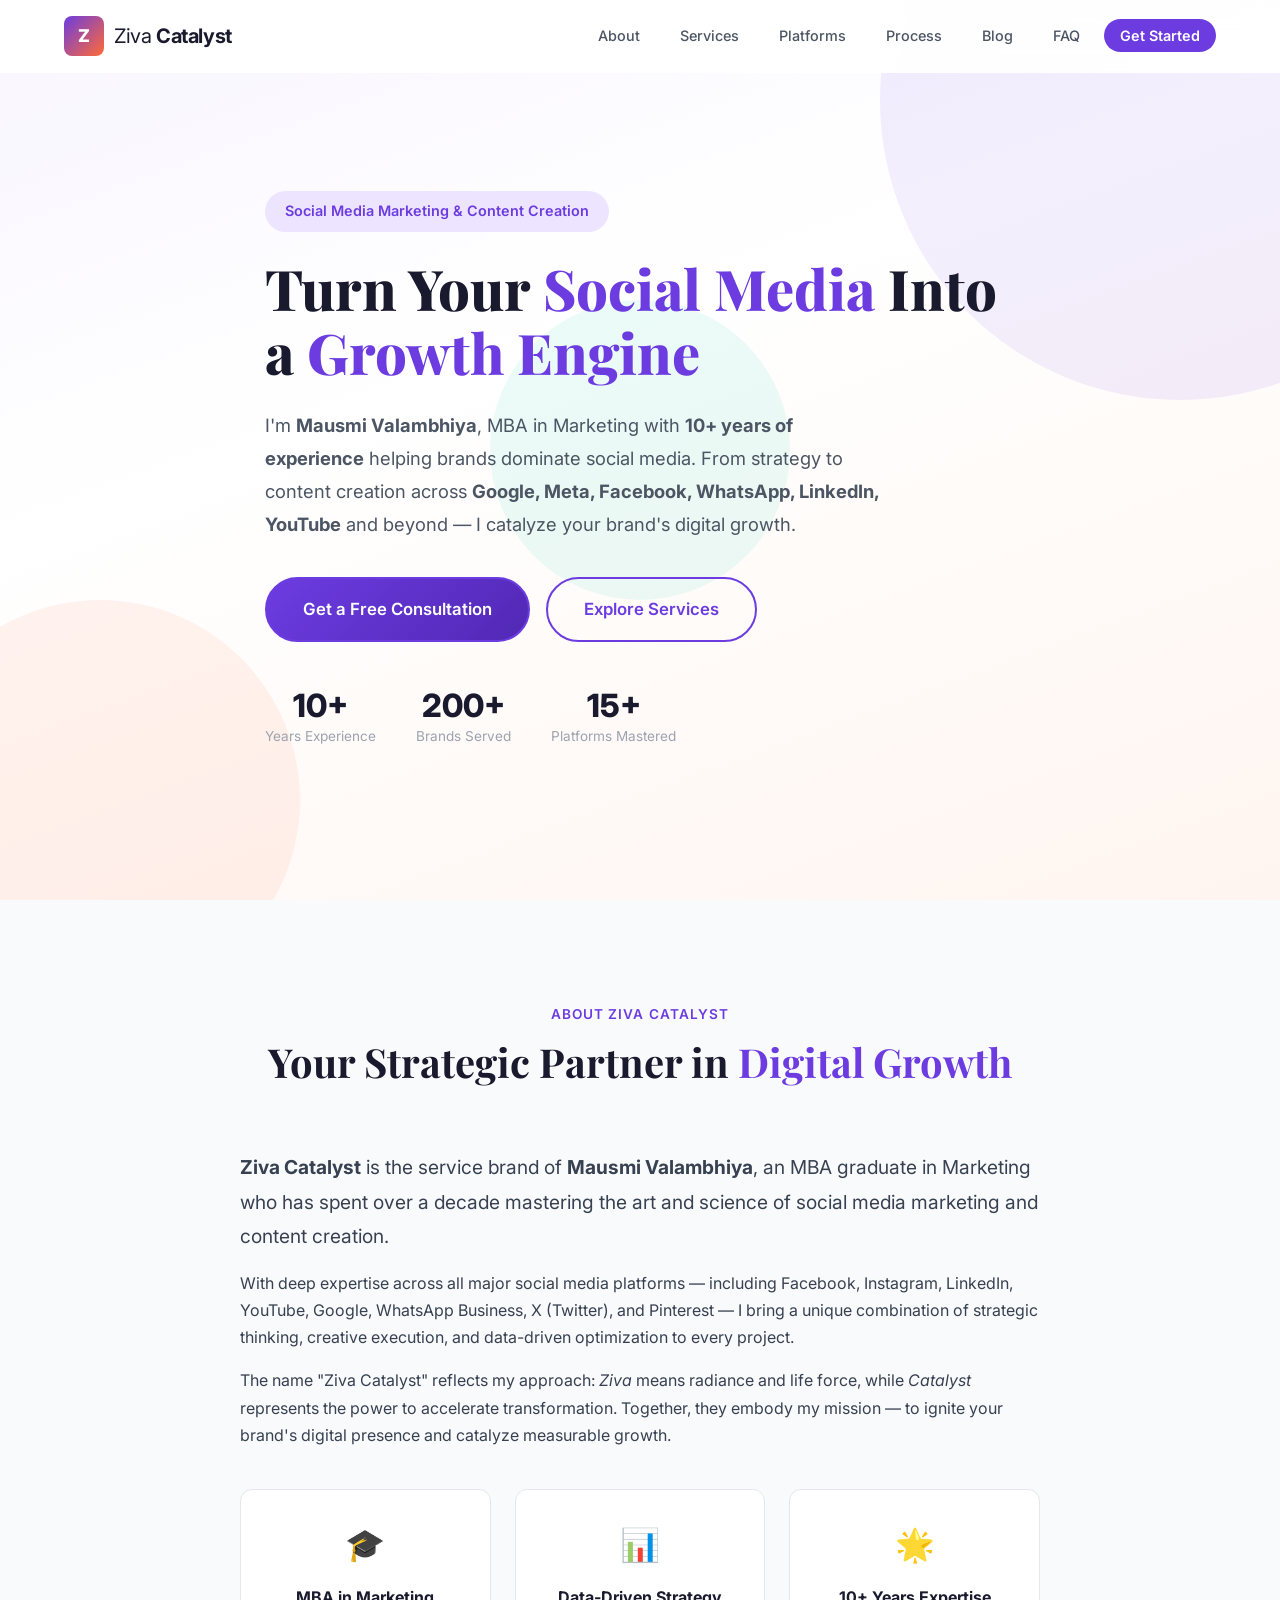
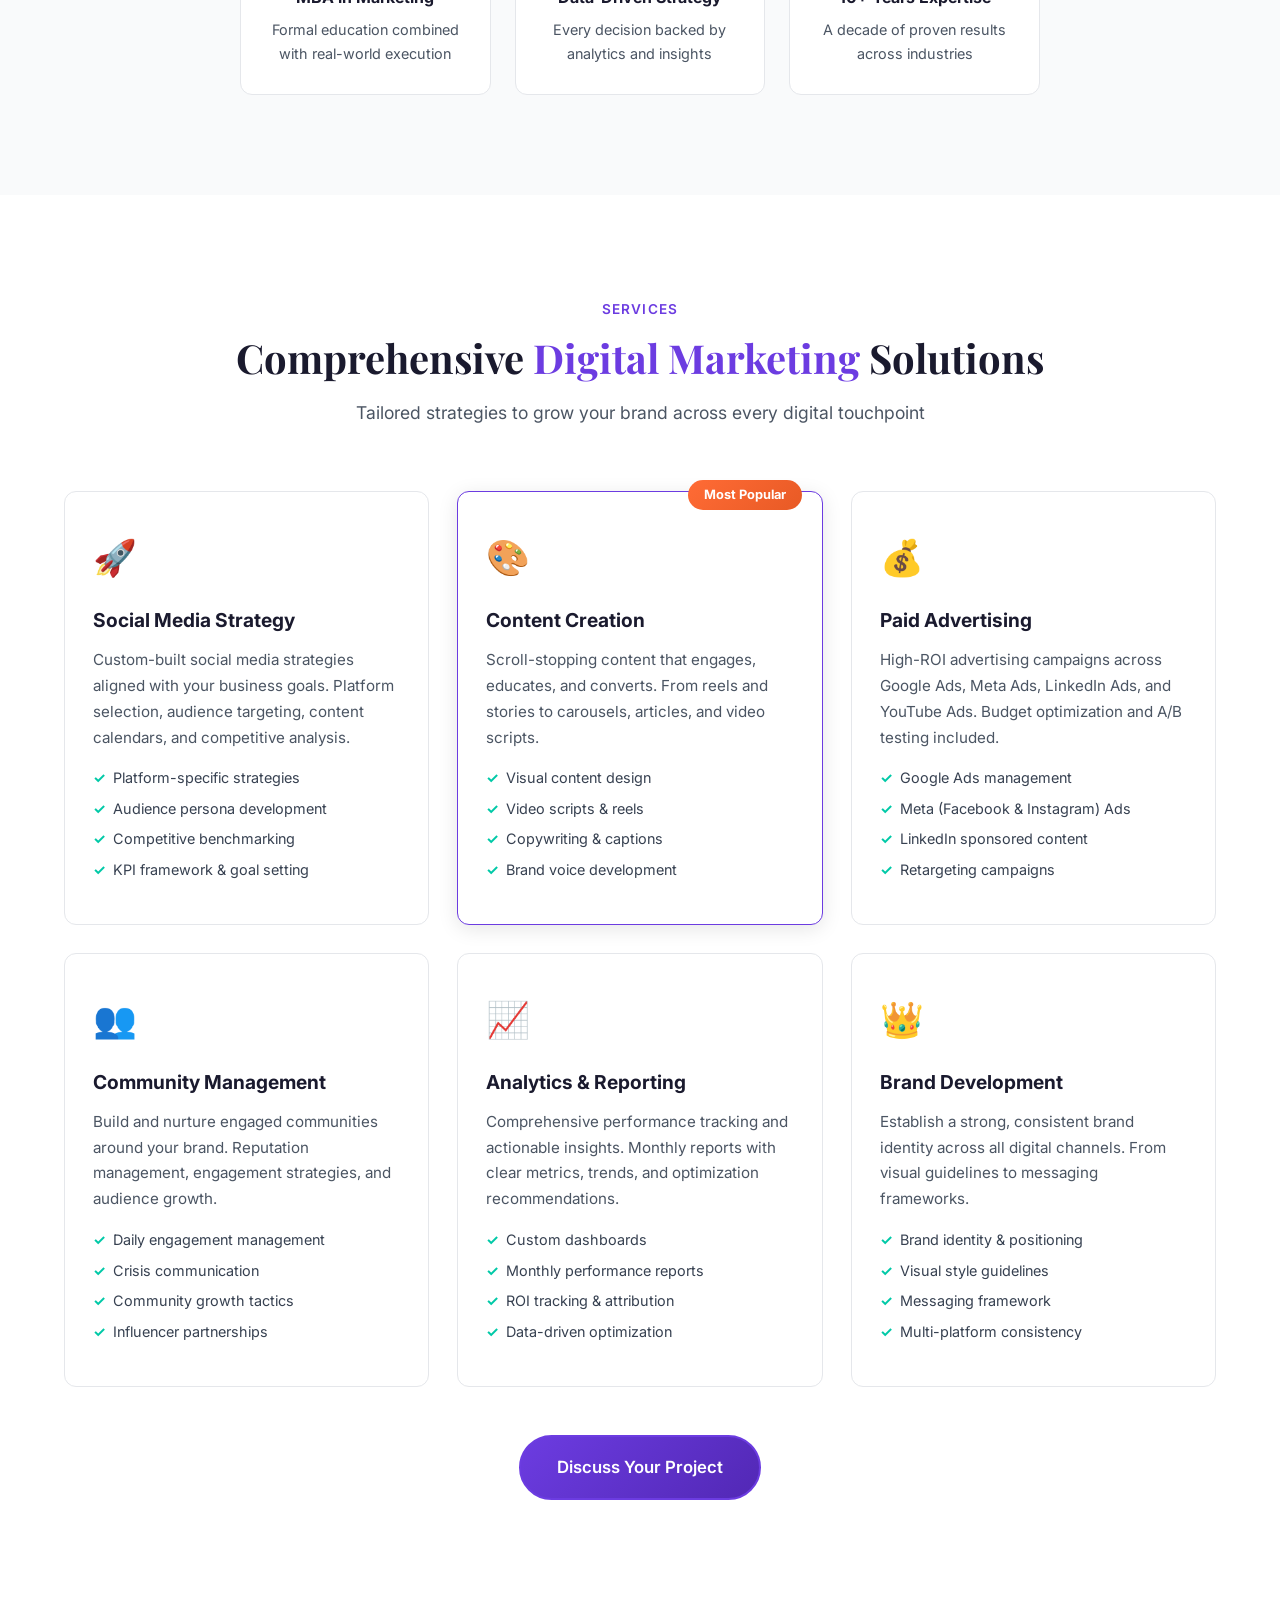
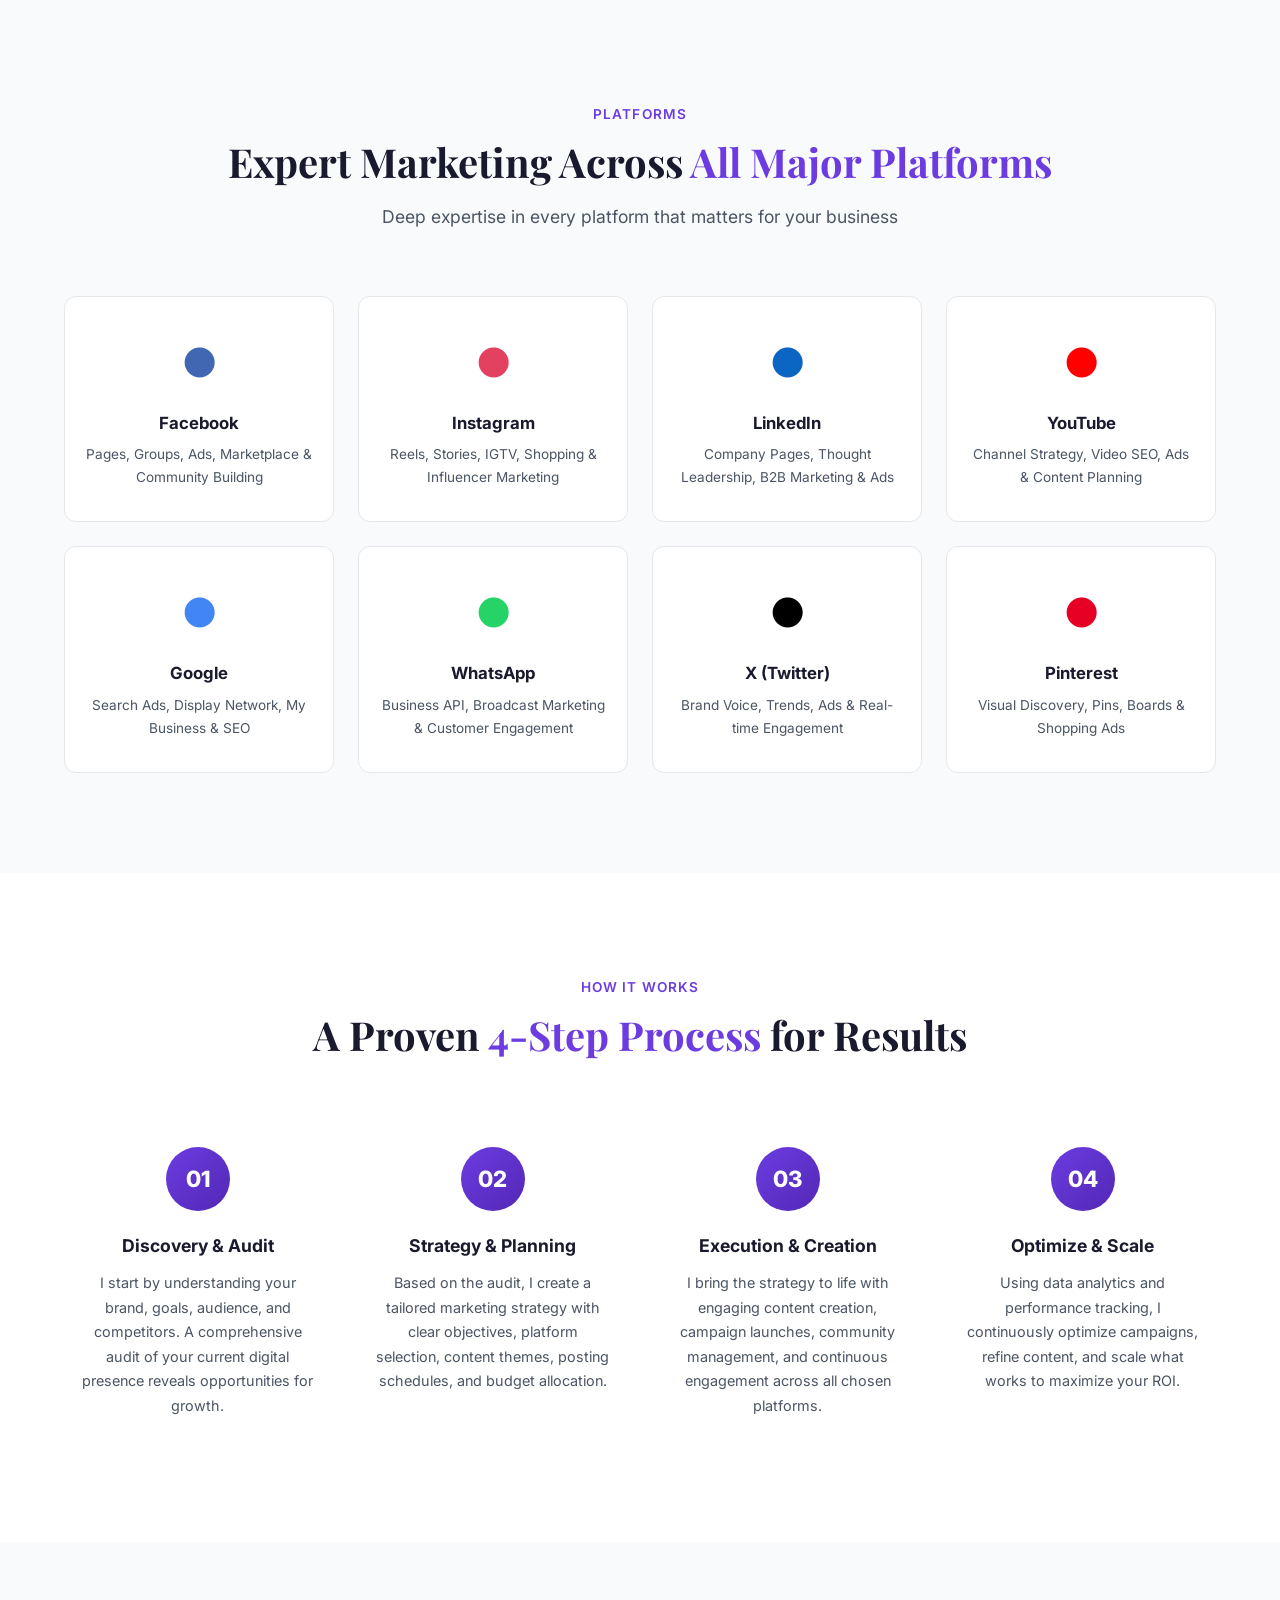
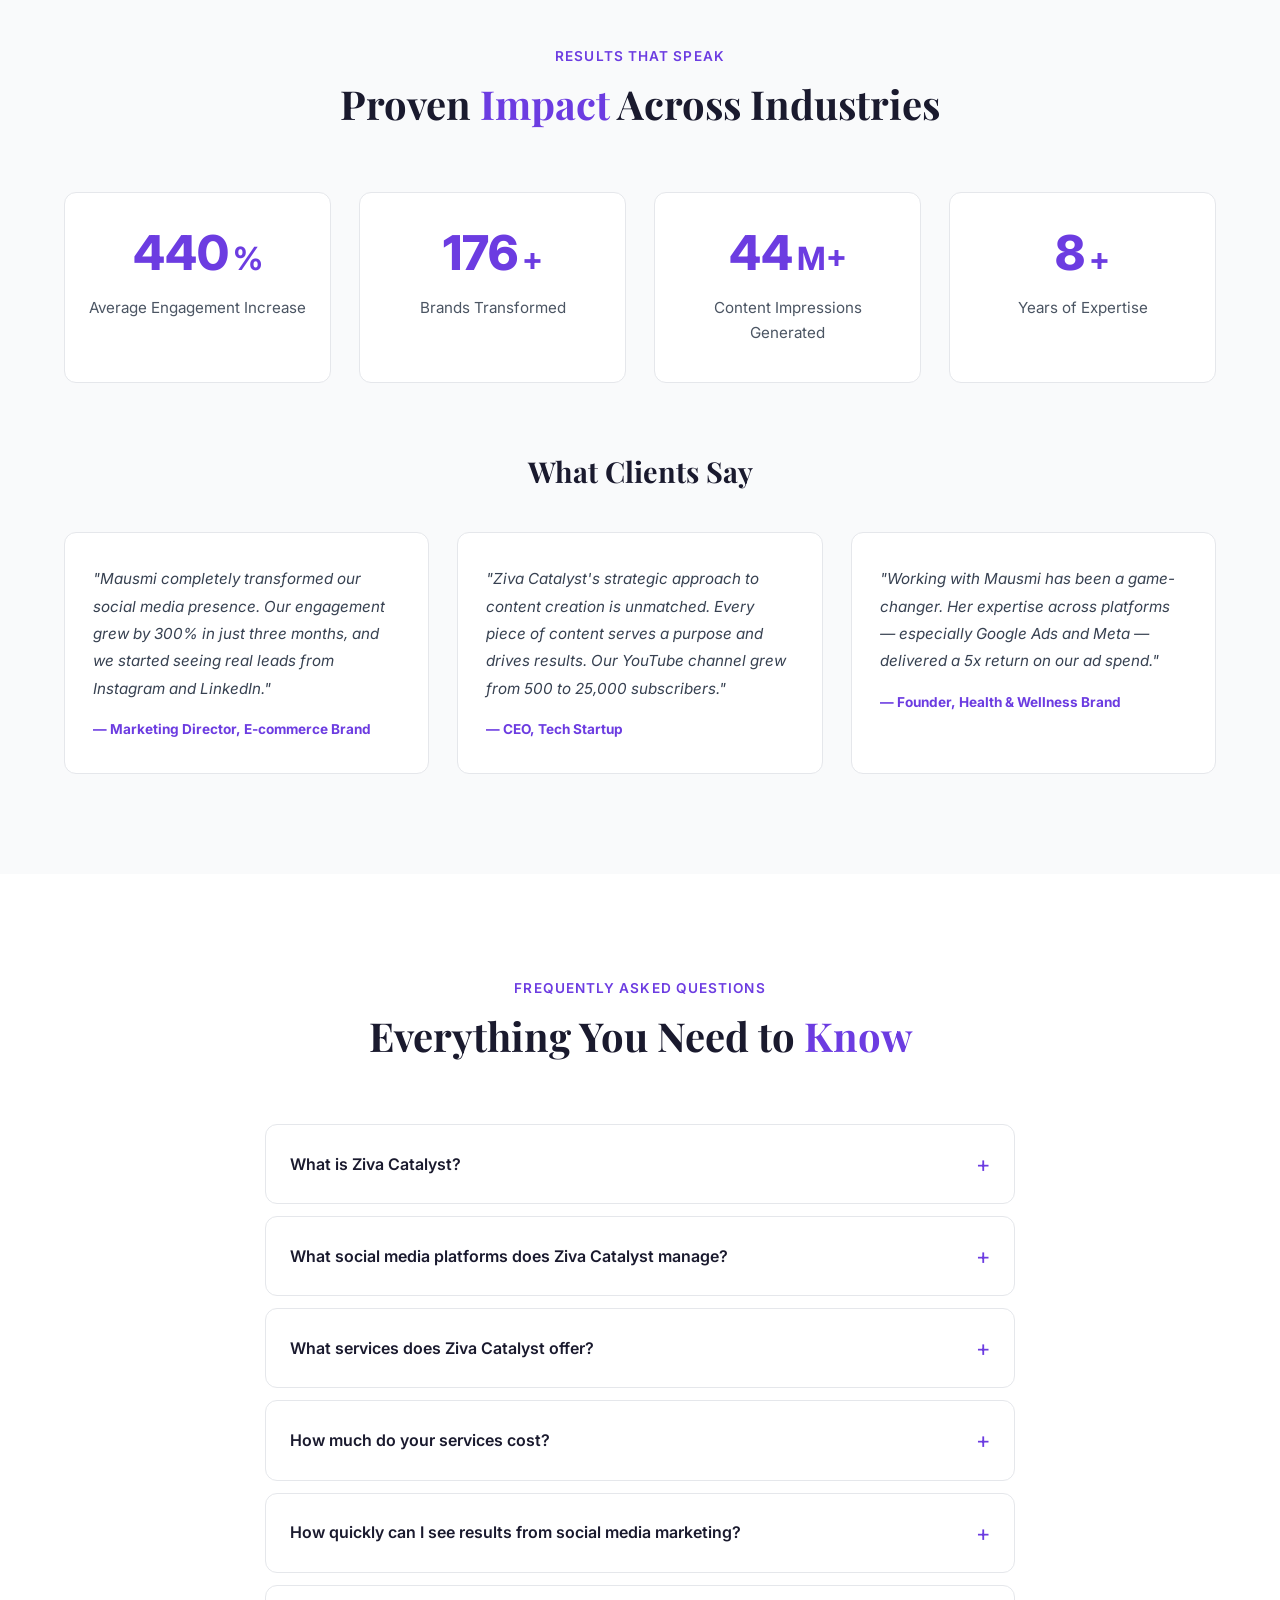
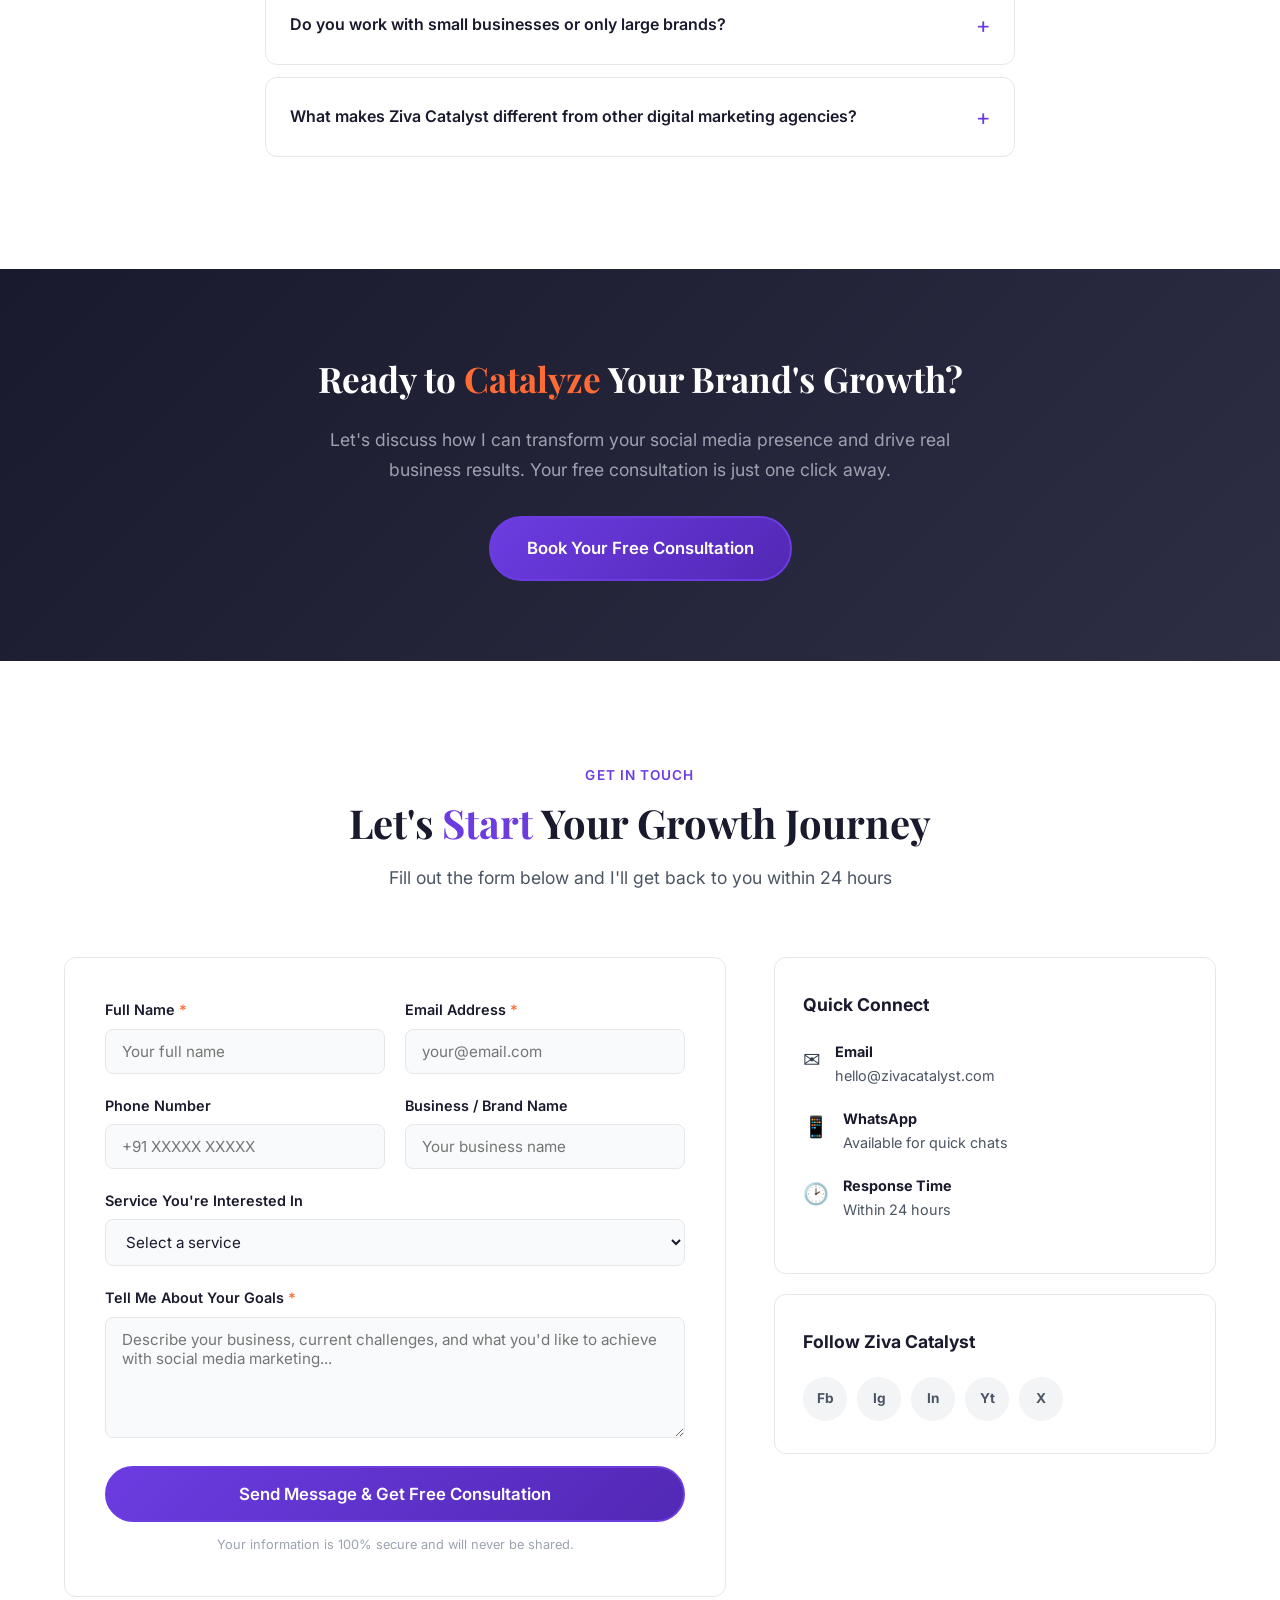
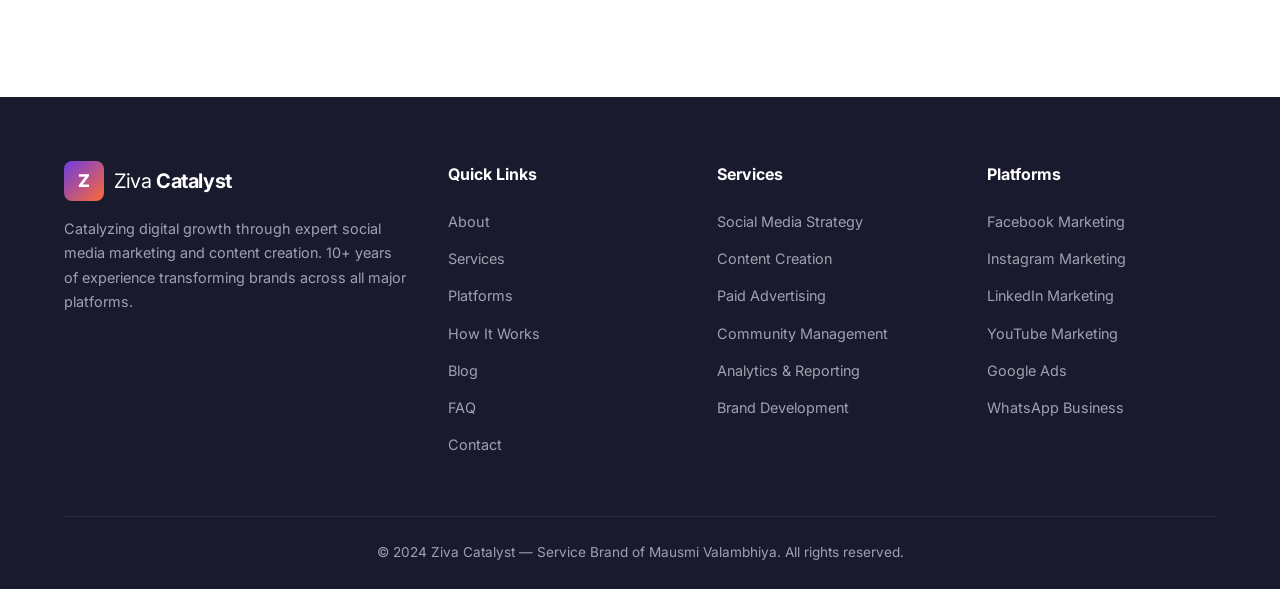
<file: index.html>
<!DOCTYPE html>
<html lang="en" dir="ltr">
<head>
  <!-- Google tag (gtag.js) -->
<script async src="https://www.googletagmanager.com/gtag/js?id=G-7CWNGP7WX2"></script>
<script>
  window.dataLayer = window.dataLayer || [];
  function gtag(){dataLayer.push(arguments);}
  gtag('js', new Date());

  gtag('config', 'G-7CWNGP7WX2');
</script>
  <meta charset="UTF-8" />
  <meta name="viewport" content="width=device-width, initial-scale=1.0" />
  <meta http-equiv="X-UA-Compatible" content="IE=edge" />

  <!-- Primary SEO Meta Tags -->
  <title>Ziva Catalyst | Social Media Marketing & Content Creation Expert — Mausmi Valambhiya</title>
  <meta name="description" content="Ziva Catalyst is the service brand of Mausmi Valambhiya, MBA in Marketing with 10+ years of experience in social media marketing, content creation, and digital strategy across Google, Meta, Facebook, WhatsApp, LinkedIn, YouTube & more." />
  <meta name="keywords" content="social media marketing, content creation, digital marketing expert, social media strategy, Facebook marketing, Instagram marketing, LinkedIn marketing, YouTube marketing, WhatsApp business marketing, Google Ads, Meta Ads, brand growth, content strategy, social media manager, Mausmi Valambhiya, Ziva Catalyst, social media consultant, online marketing services, digital branding" />
  <meta name="author" content="Mausmi Valambhiya" />
  <meta name="robots" content="index, follow, max-image-preview:large, max-snippet:-1, max-video-preview:-1" />
  <link rel="canonical" href="https://zivacatalyst.com/" />

  <!-- Open Graph / Facebook -->
  <meta property="og:type" content="website" />
  <meta property="og:url" content="https://zivacatalyst.com/" />
  <meta property="og:title" content="Ziva Catalyst | Social Media Marketing & Content Creation Expert" />
  <meta property="og:description" content="Transform your brand with 10+ years of social media marketing expertise. Strategy, content creation & growth across all major platforms." />
  <meta property="og:site_name" content="Ziva Catalyst" />
  <meta property="og:locale" content="en_US" />

  <!-- Twitter Card -->
  <meta name="twitter:card" content="summary_large_image" />
  <meta name="twitter:title" content="Ziva Catalyst | Social Media Marketing & Content Creation Expert" />
  <meta name="twitter:description" content="Transform your brand with 10+ years of social media marketing expertise by Mausmi Valambhiya, MBA." />

  <!-- GEO: Generative Engine Optimization — Structured Data (JSON-LD) -->
  <script type="application/ld+json">
  {
    "@context": "https://schema.org",
    "@type": "ProfessionalService",
    "name": "Ziva Catalyst",
    "description": "Social media marketing and content creation services by Mausmi Valambhiya, MBA in Marketing with 10+ years of experience.",
    "founder": {
      "@type": "Person",
      "name": "Mausmi Valambhiya",
      "jobTitle": "Social Media Marketing Strategist & Content Creator",
      "description": "MBA in Marketing with 10+ years of experience in social media marketing and content creation.",
      "knowsAbout": [
        "Social Media Marketing",
        "Content Creation",
        "Digital Marketing Strategy",
        "Facebook Marketing",
        "Instagram Marketing",
        "LinkedIn Marketing",
        "YouTube Marketing",
        "Google Ads",
        "Meta Ads",
        "WhatsApp Business Marketing",
        "Brand Strategy",
        "SEO",
        "Content Strategy"
      ]
    },
    "serviceType": [
      "Social Media Marketing",
      "Content Creation",
      "Digital Marketing Strategy",
      "Social Media Management",
      "Paid Advertising",
      "Brand Development"
    ],
    "areaServed": "Worldwide",
    "url": "https://zivacatalyst.com"
  }
  </script>

  <!-- AEO: Answer Engine Optimization — FAQ Schema -->
  <script type="application/ld+json">
  {
    "@context": "https://schema.org",
    "@type": "FAQPage",
    "mainEntity": [
      {
        "@type": "Question",
        "name": "What is Ziva Catalyst?",
        "acceptedAnswer": {
          "@type": "Answer",
          "text": "Ziva Catalyst is the service brand of Mausmi Valambhiya, an MBA in Marketing with over 10 years of experience specializing in social media marketing and content creation across all major platforms including Google, Meta, Facebook, WhatsApp, LinkedIn, and YouTube."
        }
      },
      {
        "@type": "Question",
        "name": "What social media platforms does Ziva Catalyst manage?",
        "acceptedAnswer": {
          "@type": "Answer",
          "text": "Ziva Catalyst provides expert marketing and content creation services across all major platforms: Facebook, Instagram, LinkedIn, YouTube, WhatsApp Business, Google (Search & Ads), X (Twitter), Pinterest, and emerging platforms."
        }
      },
      {
        "@type": "Question",
        "name": "What services does Ziva Catalyst offer?",
        "acceptedAnswer": {
          "@type": "Answer",
          "text": "Ziva Catalyst offers comprehensive digital marketing services including social media strategy, content creation, paid advertising (Google Ads & Meta Ads), brand development, community management, analytics & reporting, influencer marketing, and WhatsApp business marketing."
        }
      },
      {
        "@type": "Question",
        "name": "Who is Mausmi Valambhiya?",
        "acceptedAnswer": {
          "@type": "Answer",
          "text": "Mausmi Valambhiya is a social media marketing strategist and content creator with an MBA in Marketing and over 10 years of hands-on experience. She is the founder of Ziva Catalyst and has helped numerous brands grow their digital presence across multiple platforms."
        }
      },
      {
        "@type": "Question",
        "name": "How can Ziva Catalyst help my business grow?",
        "acceptedAnswer": {
          "@type": "Answer",
          "text": "Ziva Catalyst helps businesses grow through data-driven social media strategies, engaging content creation, targeted advertising campaigns, and comprehensive digital marketing solutions tailored to each client's unique goals and audience."
        }
      }
    ]
  }
  </script>

  <!-- Preconnect for performance -->
  <link rel="preconnect" href="https://fonts.googleapis.com" />
  <link rel="preconnect" href="https://fonts.gstatic.com" crossorigin />
  <link href="https://fonts.googleapis.com/css2?family=Inter:wght@300;400;500;600;700;800;900&family=Playfair+Display:wght@600;700;800&display=swap" rel="stylesheet" />

  <link rel="stylesheet" href="style.css" />
</head>
<body>

  <!-- Skip Navigation for Accessibility -->
  <a href="#main-content" class="skip-link">Skip to main content</a>

  <!-- ============ HEADER / NAVIGATION ============ -->
  <header class="header" id="header">
    <div class="container">
      <a href="#" class="logo" aria-label="Ziva Catalyst Home">
        <span class="logo-icon">Z</span>
        <span class="logo-text">Ziva <strong>Catalyst</strong></span>
      </a>
      <nav class="nav" id="nav" aria-label="Main Navigation">
        <ul class="nav-list">
          <li><a href="#about" class="nav-link">About</a></li>
          <li><a href="#services" class="nav-link">Services</a></li>
          <li><a href="#platforms" class="nav-link">Platforms</a></li>
          <li><a href="#process" class="nav-link">Process</a></li>
          <li><a href="blog/index.html" class="nav-link">Blog</a></li>
          <li><a href="#faq" class="nav-link">FAQ</a></li>
          <li><a href="#contact" class="nav-link cta-link">Get Started</a></li>
        </ul>
      </nav>
      <button class="menu-toggle" id="menuToggle" aria-label="Toggle navigation menu" aria-expanded="false">
        <span class="bar"></span>
        <span class="bar"></span>
        <span class="bar"></span>
      </button>
    </div>
  </header>

  <main id="main-content">

    <!-- ============ HERO SECTION (CRO: Primary CTA) ============ -->
    <section class="hero" id="hero">
      <div class="hero-bg-shapes">
        <div class="shape shape-1"></div>
        <div class="shape shape-2"></div>
        <div class="shape shape-3"></div>
      </div>
      <div class="container hero-content">
        <div class="hero-text">
          <p class="hero-tag">Social Media Marketing & Content Creation</p>
          <h1 class="hero-title">
            Turn Your <span class="highlight">Social Media</span> Into a
            <span class="highlight">Growth Engine</span>
          </h1>
          <p class="hero-desc">
            I'm <strong>Mausmi Valambhiya</strong>, MBA in Marketing with <strong>10+ years of experience</strong>
            helping brands dominate social media. From strategy to content creation across
            <strong>Google, Meta, Facebook, WhatsApp, LinkedIn, YouTube</strong> and beyond —
            I catalyze your brand's digital growth.
          </p>
          <div class="hero-cta-group">
            <a href="#contact" class="btn btn-primary btn-lg">Get a Free Consultation</a>
            <a href="#services" class="btn btn-outline btn-lg">Explore Services</a>
          </div>
          <div class="hero-trust">
            <div class="trust-item">
              <span class="trust-number">10+</span>
              <span class="trust-label">Years Experience</span>
            </div>
            <div class="trust-item">
              <span class="trust-number">200+</span>
              <span class="trust-label">Brands Served</span>
            </div>
            <div class="trust-item">
              <span class="trust-number">15+</span>
              <span class="trust-label">Platforms Mastered</span>
            </div>
          </div>
        </div>
      </div>
    </section>

    <!-- ============ ABOUT SECTION (SEO + AEO: Rich bio content) ============ -->
    <section class="section about" id="about">
      <div class="container">
        <div class="section-header">
          <p class="section-tag">About Ziva Catalyst</p>
          <h2 class="section-title">Your Strategic Partner in <span class="highlight">Digital Growth</span></h2>
        </div>
        <div class="about-grid">
          <div class="about-content">
            <p class="about-lead">
              <strong>Ziva Catalyst</strong> is the service brand of <strong>Mausmi Valambhiya</strong>,
              an MBA graduate in Marketing who has spent over a decade mastering the art and science
              of social media marketing and content creation.
            </p>
            <p>
              With deep expertise across all major social media platforms — including Facebook, Instagram,
              LinkedIn, YouTube, Google, WhatsApp Business, X (Twitter), and Pinterest — I bring a
              unique combination of strategic thinking, creative execution, and data-driven optimization
              to every project.
            </p>
            <p>
              The name "Ziva Catalyst" reflects my approach: <em>Ziva</em> means radiance and life force,
              while <em>Catalyst</em> represents the power to accelerate transformation. Together, they embody
              my mission — to ignite your brand's digital presence and catalyze measurable growth.
            </p>
            <div class="about-highlights">
              <div class="highlight-card">
                <div class="highlight-icon">&#127891;</div>
                <h3>MBA in Marketing</h3>
                <p>Formal education combined with real-world execution</p>
              </div>
              <div class="highlight-card">
                <div class="highlight-icon">&#128202;</div>
                <h3>Data-Driven Strategy</h3>
                <p>Every decision backed by analytics and insights</p>
              </div>
              <div class="highlight-card">
                <div class="highlight-icon">&#127775;</div>
                <h3>10+ Years Expertise</h3>
                <p>A decade of proven results across industries</p>
              </div>
            </div>
          </div>
        </div>
      </div>
    </section>

    <!-- ============ SERVICES SECTION (SEO + CRO) ============ -->
    <section class="section services" id="services">
      <div class="container">
        <div class="section-header">
          <p class="section-tag">Services</p>
          <h2 class="section-title">Comprehensive <span class="highlight">Digital Marketing</span> Solutions</h2>
          <p class="section-subtitle">Tailored strategies to grow your brand across every digital touchpoint</p>
        </div>
        <div class="services-grid">

          <article class="service-card">
            <div class="service-icon">&#128640;</div>
            <h3>Social Media Strategy</h3>
            <p>Custom-built social media strategies aligned with your business goals. Platform selection, audience targeting, content calendars, and competitive analysis.</p>
            <ul class="service-features">
              <li>Platform-specific strategies</li>
              <li>Audience persona development</li>
              <li>Competitive benchmarking</li>
              <li>KPI framework & goal setting</li>
            </ul>
          </article>

          <article class="service-card featured">
            <div class="service-badge">Most Popular</div>
            <div class="service-icon">&#127912;</div>
            <h3>Content Creation</h3>
            <p>Scroll-stopping content that engages, educates, and converts. From reels and stories to carousels, articles, and video scripts.</p>
            <ul class="service-features">
              <li>Visual content design</li>
              <li>Video scripts & reels</li>
              <li>Copywriting & captions</li>
              <li>Brand voice development</li>
            </ul>
          </article>

          <article class="service-card">
            <div class="service-icon">&#128176;</div>
            <h3>Paid Advertising</h3>
            <p>High-ROI advertising campaigns across Google Ads, Meta Ads, LinkedIn Ads, and YouTube Ads. Budget optimization and A/B testing included.</p>
            <ul class="service-features">
              <li>Google Ads management</li>
              <li>Meta (Facebook & Instagram) Ads</li>
              <li>LinkedIn sponsored content</li>
              <li>Retargeting campaigns</li>
            </ul>
          </article>

          <article class="service-card">
            <div class="service-icon">&#128101;</div>
            <h3>Community Management</h3>
            <p>Build and nurture engaged communities around your brand. Reputation management, engagement strategies, and audience growth.</p>
            <ul class="service-features">
              <li>Daily engagement management</li>
              <li>Crisis communication</li>
              <li>Community growth tactics</li>
              <li>Influencer partnerships</li>
            </ul>
          </article>

          <article class="service-card">
            <div class="service-icon">&#128200;</div>
            <h3>Analytics & Reporting</h3>
            <p>Comprehensive performance tracking and actionable insights. Monthly reports with clear metrics, trends, and optimization recommendations.</p>
            <ul class="service-features">
              <li>Custom dashboards</li>
              <li>Monthly performance reports</li>
              <li>ROI tracking & attribution</li>
              <li>Data-driven optimization</li>
            </ul>
          </article>

          <article class="service-card">
            <div class="service-icon">&#128081;</div>
            <h3>Brand Development</h3>
            <p>Establish a strong, consistent brand identity across all digital channels. From visual guidelines to messaging frameworks.</p>
            <ul class="service-features">
              <li>Brand identity & positioning</li>
              <li>Visual style guidelines</li>
              <li>Messaging framework</li>
              <li>Multi-platform consistency</li>
            </ul>
          </article>

        </div>
        <div class="services-cta">
          <a href="#contact" class="btn btn-primary btn-lg">Discuss Your Project</a>
        </div>
      </div>
    </section>

    <!-- ============ PLATFORMS SECTION (SEO + GEO) ============ -->
    <section class="section platforms" id="platforms">
      <div class="container">
        <div class="section-header">
          <p class="section-tag">Platforms</p>
          <h2 class="section-title">Expert Marketing Across <span class="highlight">All Major Platforms</span></h2>
          <p class="section-subtitle">Deep expertise in every platform that matters for your business</p>
        </div>
        <div class="platforms-grid">
          <div class="platform-card">
            <div class="platform-icon" style="color:#4267B2;">&#9679;</div>
            <h3>Facebook</h3>
            <p>Pages, Groups, Ads, Marketplace & Community Building</p>
          </div>
          <div class="platform-card">
            <div class="platform-icon" style="color:#E4405F;">&#9679;</div>
            <h3>Instagram</h3>
            <p>Reels, Stories, IGTV, Shopping & Influencer Marketing</p>
          </div>
          <div class="platform-card">
            <div class="platform-icon" style="color:#0A66C2;">&#9679;</div>
            <h3>LinkedIn</h3>
            <p>Company Pages, Thought Leadership, B2B Marketing & Ads</p>
          </div>
          <div class="platform-card">
            <div class="platform-icon" style="color:#FF0000;">&#9679;</div>
            <h3>YouTube</h3>
            <p>Channel Strategy, Video SEO, Ads & Content Planning</p>
          </div>
          <div class="platform-card">
            <div class="platform-icon" style="color:#4285F4;">&#9679;</div>
            <h3>Google</h3>
            <p>Search Ads, Display Network, My Business & SEO</p>
          </div>
          <div class="platform-card">
            <div class="platform-icon" style="color:#25D366;">&#9679;</div>
            <h3>WhatsApp</h3>
            <p>Business API, Broadcast Marketing & Customer Engagement</p>
          </div>
          <div class="platform-card">
            <div class="platform-icon" style="color:#000000;">&#9679;</div>
            <h3>X (Twitter)</h3>
            <p>Brand Voice, Trends, Ads & Real-time Engagement</p>
          </div>
          <div class="platform-card">
            <div class="platform-icon" style="color:#E60023;">&#9679;</div>
            <h3>Pinterest</h3>
            <p>Visual Discovery, Pins, Boards & Shopping Ads</p>
          </div>
        </div>
      </div>
    </section>

    <!-- ============ PROCESS SECTION (CRO: Reduce uncertainty) ============ -->
    <section class="section process" id="process">
      <div class="container">
        <div class="section-header">
          <p class="section-tag">How It Works</p>
          <h2 class="section-title">A Proven <span class="highlight">4-Step Process</span> for Results</h2>
        </div>
        <div class="process-grid">
          <div class="process-step">
            <div class="step-number">01</div>
            <h3>Discovery & Audit</h3>
            <p>I start by understanding your brand, goals, audience, and competitors. A comprehensive audit of your current digital presence reveals opportunities for growth.</p>
          </div>
          <div class="process-step">
            <div class="step-number">02</div>
            <h3>Strategy & Planning</h3>
            <p>Based on the audit, I create a tailored marketing strategy with clear objectives, platform selection, content themes, posting schedules, and budget allocation.</p>
          </div>
          <div class="process-step">
            <div class="step-number">03</div>
            <h3>Execution & Creation</h3>
            <p>I bring the strategy to life with engaging content creation, campaign launches, community management, and continuous engagement across all chosen platforms.</p>
          </div>
          <div class="process-step">
            <div class="step-number">04</div>
            <h3>Optimize & Scale</h3>
            <p>Using data analytics and performance tracking, I continuously optimize campaigns, refine content, and scale what works to maximize your ROI.</p>
          </div>
        </div>
      </div>
    </section>

    <!-- ============ RESULTS / SOCIAL PROOF (CRO: Trust) ============ -->
    <section class="section results" id="results">
      <div class="container">
        <div class="section-header">
          <p class="section-tag">Results That Speak</p>
          <h2 class="section-title">Proven <span class="highlight">Impact</span> Across Industries</h2>
        </div>
        <div class="stats-grid">
          <div class="stat-card">
            <div class="stat-number" data-target="500">0</div>
            <div class="stat-suffix">%</div>
            <p class="stat-label">Average Engagement Increase</p>
          </div>
          <div class="stat-card">
            <div class="stat-number" data-target="200">0</div>
            <div class="stat-suffix">+</div>
            <p class="stat-label">Brands Transformed</p>
          </div>
          <div class="stat-card">
            <div class="stat-number" data-target="50">0</div>
            <div class="stat-suffix">M+</div>
            <p class="stat-label">Content Impressions Generated</p>
          </div>
          <div class="stat-card">
            <div class="stat-number" data-target="10">0</div>
            <div class="stat-suffix">+</div>
            <p class="stat-label">Years of Expertise</p>
          </div>
        </div>

        <!-- Testimonials (CRO: Social Proof) -->
        <div class="testimonials">
          <h3 class="testimonials-title">What Clients Say</h3>
          <div class="testimonials-grid">
            <blockquote class="testimonial-card">
              <p>"Mausmi completely transformed our social media presence. Our engagement grew by 300% in just three months, and we started seeing real leads from Instagram and LinkedIn."</p>
              <footer>
                <strong>— Marketing Director, E-commerce Brand</strong>
              </footer>
            </blockquote>
            <blockquote class="testimonial-card">
              <p>"Ziva Catalyst's strategic approach to content creation is unmatched. Every piece of content serves a purpose and drives results. Our YouTube channel grew from 500 to 25,000 subscribers."</p>
              <footer>
                <strong>— CEO, Tech Startup</strong>
              </footer>
            </blockquote>
            <blockquote class="testimonial-card">
              <p>"Working with Mausmi has been a game-changer. Her expertise across platforms — especially Google Ads and Meta — delivered a 5x return on our ad spend."</p>
              <footer>
                <strong>— Founder, Health & Wellness Brand</strong>
              </footer>
            </blockquote>
          </div>
        </div>
      </div>
    </section>

    <!-- ============ FAQ SECTION (AEO: Answer Engine Optimization) ============ -->
    <section class="section faq" id="faq">
      <div class="container">
        <div class="section-header">
          <p class="section-tag">Frequently Asked Questions</p>
          <h2 class="section-title">Everything You Need to <span class="highlight">Know</span></h2>
        </div>
        <div class="faq-list">

          <details class="faq-item">
            <summary class="faq-question">What is Ziva Catalyst?</summary>
            <div class="faq-answer">
              <p>Ziva Catalyst is the service brand of Mausmi Valambhiya, an MBA in Marketing with over 10 years of experience specializing in social media marketing and content creation across all major platforms including Google, Meta, Facebook, WhatsApp, LinkedIn, and YouTube.</p>
            </div>
          </details>

          <details class="faq-item">
            <summary class="faq-question">What social media platforms does Ziva Catalyst manage?</summary>
            <div class="faq-answer">
              <p>Ziva Catalyst provides expert marketing and content creation services across all major platforms: Facebook, Instagram, LinkedIn, YouTube, WhatsApp Business, Google (Search & Ads), X (Twitter), Pinterest, and emerging platforms. Each platform strategy is customized based on your specific business goals and target audience.</p>
            </div>
          </details>

          <details class="faq-item">
            <summary class="faq-question">What services does Ziva Catalyst offer?</summary>
            <div class="faq-answer">
              <p>Ziva Catalyst offers comprehensive digital marketing services including social media strategy, content creation (graphics, videos, reels, carousels), paid advertising (Google Ads & Meta Ads), brand development, community management, analytics & reporting, influencer marketing, and WhatsApp business marketing.</p>
            </div>
          </details>

          <details class="faq-item">
            <summary class="faq-question">How much do your services cost?</summary>
            <div class="faq-answer">
              <p>Every business is unique, so pricing is customized based on your specific needs, platforms, and goals. I offer flexible packages ranging from single-platform management to comprehensive multi-platform strategies. Contact me for a free consultation to discuss your requirements and receive a tailored proposal.</p>
            </div>
          </details>

          <details class="faq-item">
            <summary class="faq-question">How quickly can I see results from social media marketing?</summary>
            <div class="faq-answer">
              <p>While paid advertising can generate immediate results, organic social media growth typically shows significant improvements within 2-3 months. Building a strong, engaged community usually takes 3-6 months of consistent strategy execution. I provide monthly reports so you can track progress from day one.</p>
            </div>
          </details>

          <details class="faq-item">
            <summary class="faq-question">Do you work with small businesses or only large brands?</summary>
            <div class="faq-answer">
              <p>I work with businesses of all sizes — from startups and solopreneurs to established companies. My strategies are scaled and customized to match your budget and growth objectives. Every business deserves expert social media marketing, regardless of size.</p>
            </div>
          </details>

          <details class="faq-item">
            <summary class="faq-question">What makes Ziva Catalyst different from other digital marketing agencies?</summary>
            <div class="faq-answer">
              <p>Ziva Catalyst offers the personal attention of a dedicated expert with the strategic depth of an agency. With my MBA in Marketing and 10+ years of hands-on experience, you get direct access to senior-level expertise without agency overhead. Every strategy is personally crafted and executed — no junior handoffs.</p>
            </div>
          </details>

        </div>
      </div>
    </section>

    <!-- ============ CTA SECTION (CRO: Final conversion push) ============ -->
    <section class="section cta-section">
      <div class="container">
        <div class="cta-box">
          <h2>Ready to <span class="highlight">Catalyze</span> Your Brand's Growth?</h2>
          <p>Let's discuss how I can transform your social media presence and drive real business results. Your free consultation is just one click away.</p>
          <a href="#contact" class="btn btn-primary btn-lg">Book Your Free Consultation</a>
        </div>
      </div>
    </section>

    <!-- ============ CONTACT SECTION (CRO: Lead capture) ============ -->
    <section class="section contact" id="contact">
      <div class="container">
        <div class="section-header">
          <p class="section-tag">Get In Touch</p>
          <h2 class="section-title">Let's <span class="highlight">Start</span> Your Growth Journey</h2>
          <p class="section-subtitle">Fill out the form below and I'll get back to you within 24 hours</p>
        </div>
        <div class="contact-grid">
          <form class="contact-form" id="contactForm" action="#" method="POST">
            <div class="form-row">
              <div class="form-group">
                <label for="name">Full Name <span class="required">*</span></label>
                <input type="text" id="name" name="name" placeholder="Your full name" required />
              </div>
              <div class="form-group">
                <label for="email">Email Address <span class="required">*</span></label>
                <input type="email" id="email" name="email" placeholder="your@email.com" required />
              </div>
            </div>
            <div class="form-row">
              <div class="form-group">
                <label for="phone">Phone Number</label>
                <input type="tel" id="phone" name="phone" placeholder="+91 XXXXX XXXXX" />
              </div>
              <div class="form-group">
                <label for="business">Business / Brand Name</label>
                <input type="text" id="business" name="business" placeholder="Your business name" />
              </div>
            </div>
            <div class="form-group">
              <label for="service">Service You're Interested In</label>
              <select id="service" name="service">
                <option value="">Select a service</option>
                <option value="social-media-strategy">Social Media Strategy</option>
                <option value="content-creation">Content Creation</option>
                <option value="paid-advertising">Paid Advertising (Google/Meta Ads)</option>
                <option value="community-management">Community Management</option>
                <option value="analytics">Analytics & Reporting</option>
                <option value="brand-development">Brand Development</option>
                <option value="full-service">Full-Service Package</option>
              </select>
            </div>
            <div class="form-group">
              <label for="message">Tell Me About Your Goals <span class="required">*</span></label>
              <textarea id="message" name="message" rows="5" placeholder="Describe your business, current challenges, and what you'd like to achieve with social media marketing..." required></textarea>
            </div>
            <button type="submit" class="btn btn-primary btn-lg btn-full">Send Message & Get Free Consultation</button>
            <p class="form-note">Your information is 100% secure and will never be shared.</p>
          </form>

          <div class="contact-info">
            <div class="info-card">
              <h3>Quick Connect</h3>
              <div class="info-item">
                <span class="info-icon">&#9993;</span>
                <div>
                  <strong>Email</strong>
                  <p>hello@zivacatalyst.com</p>
                </div>
              </div>
              <div class="info-item">
                <span class="info-icon">&#128241;</span>
                <div>
                  <strong>WhatsApp</strong>
                  <p>Available for quick chats</p>
                </div>
              </div>
              <div class="info-item">
                <span class="info-icon">&#128337;</span>
                <div>
                  <strong>Response Time</strong>
                  <p>Within 24 hours</p>
                </div>
              </div>
            </div>
            <div class="info-card social-card">
              <h3>Follow Ziva Catalyst</h3>
              <div class="social-links">
                <a href="#" class="social-link" aria-label="Facebook">Fb</a>
                <a href="#" class="social-link" aria-label="Instagram">Ig</a>
                <a href="#" class="social-link" aria-label="LinkedIn">In</a>
                <a href="#" class="social-link" aria-label="YouTube">Yt</a>
                <a href="#" class="social-link" aria-label="Twitter / X">X</a>
              </div>
            </div>
          </div>
        </div>
      </div>
    </section>

  </main>

  <!-- ============ FOOTER ============ -->
  <footer class="footer">
    <div class="container">
      <div class="footer-grid">
        <div class="footer-brand">
          <a href="#" class="logo">
            <span class="logo-icon">Z</span>
            <span class="logo-text">Ziva <strong>Catalyst</strong></span>
          </a>
          <p>Catalyzing digital growth through expert social media marketing and content creation. 10+ years of experience transforming brands across all major platforms.</p>
        </div>
        <div class="footer-links">
          <h4>Quick Links</h4>
          <ul>
            <li><a href="#about">About</a></li>
            <li><a href="#services">Services</a></li>
            <li><a href="#platforms">Platforms</a></li>
            <li><a href="#process">How It Works</a></li>
            <li><a href="blog/index.html">Blog</a></li>
            <li><a href="#faq">FAQ</a></li>
            <li><a href="#contact">Contact</a></li>
          </ul>
        </div>
        <div class="footer-links">
          <h4>Services</h4>
          <ul>
            <li><a href="#services">Social Media Strategy</a></li>
            <li><a href="#services">Content Creation</a></li>
            <li><a href="#services">Paid Advertising</a></li>
            <li><a href="#services">Community Management</a></li>
            <li><a href="#services">Analytics & Reporting</a></li>
            <li><a href="#services">Brand Development</a></li>
          </ul>
        </div>
        <div class="footer-links">
          <h4>Platforms</h4>
          <ul>
            <li><a href="#platforms">Facebook Marketing</a></li>
            <li><a href="#platforms">Instagram Marketing</a></li>
            <li><a href="#platforms">LinkedIn Marketing</a></li>
            <li><a href="#platforms">YouTube Marketing</a></li>
            <li><a href="#platforms">Google Ads</a></li>
            <li><a href="#platforms">WhatsApp Business</a></li>
          </ul>
        </div>
      </div>
      <div class="footer-bottom">
        <p>&copy; 2024 Ziva Catalyst — Service Brand of Mausmi Valambhiya. All rights reserved.</p>
      </div>
    </div>
  </footer>

  <script src="script.js"></script>
</body>
</html>
</file>
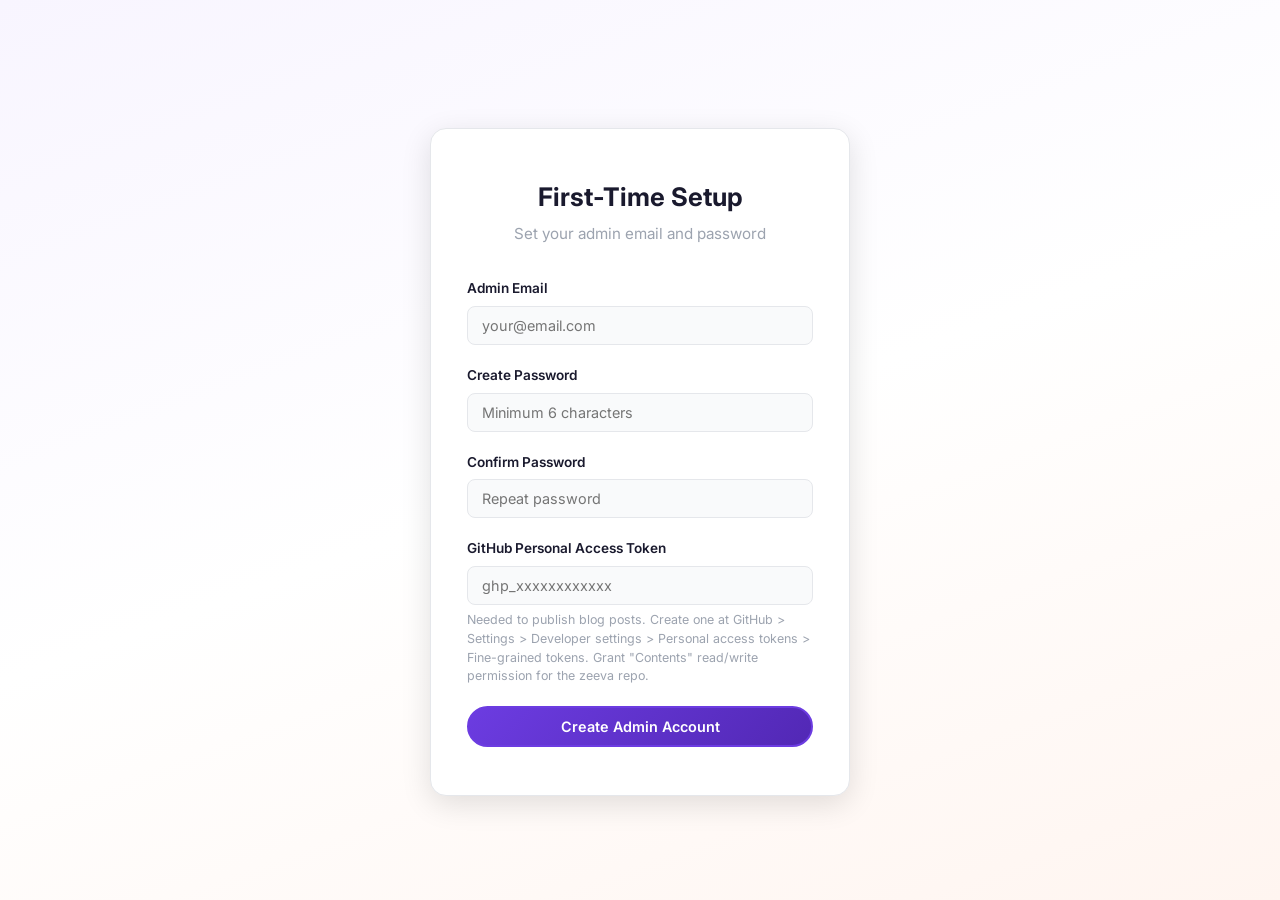
<file: admin/index.html>
<!DOCTYPE html>
<html lang="en">
<head>
  <!-- Google tag (gtag.js) -->
  <script async src="https://www.googletagmanager.com/gtag/js?id=G-7CWNGP7WX2"></script>
  <script>
    window.dataLayer = window.dataLayer || [];
    function gtag(){dataLayer.push(arguments);}
    gtag('js', new Date());
    gtag('config', 'G-7CWNGP7WX2');
  </script>

  <meta charset="UTF-8" />
  <meta name="viewport" content="width=device-width, initial-scale=1.0" />
  <meta name="robots" content="noindex, nofollow" />
  <title>Admin Login | Ziva Catalyst</title>

  <link rel="preconnect" href="https://fonts.googleapis.com" />
  <link rel="preconnect" href="https://fonts.gstatic.com" crossorigin />
  <link href="https://fonts.googleapis.com/css2?family=Inter:wght@300;400;500;600;700;800&display=swap" rel="stylesheet" />
  <link rel="stylesheet" href="admin.css" />
</head>
<body class="login-page">

  <div class="login-wrapper">
    <div class="login-card">
      <div class="login-header">
        <div class="login-logo">
          <span class="logo-icon">Z</span>
        </div>
        <h1>Ziva Catalyst</h1>
        <p>Admin Panel</p>
      </div>

      <form id="loginForm" class="login-form">
        <div class="form-group">
          <label for="email">Email Address</label>
          <input type="email" id="email" name="email" placeholder="admin@zivacatalyst.com" required autocomplete="email" />
        </div>
        <div class="form-group">
          <label for="password">Password</label>
          <div class="password-wrapper">
            <input type="password" id="password" name="password" placeholder="Enter your password" required autocomplete="current-password" />
            <button type="button" id="togglePassword" class="toggle-pw" aria-label="Show password">
              <span id="eyeIcon">&#128065;</span>
            </button>
          </div>
        </div>
        <div id="loginError" class="login-error" hidden>
          Invalid email or password. Please try again.
        </div>
        <button type="submit" class="btn btn-primary btn-full">Sign In</button>
      </form>

      <div class="login-footer">
        <p><a href="../index.html">&larr; Back to Website</a></p>
      </div>
    </div>

    <!-- First-Time Setup Panel (shown only if no credentials configured) -->
    <div id="setupPanel" class="login-card setup-card" hidden>
      <div class="login-header">
        <h2>First-Time Setup</h2>
        <p>Set your admin email and password</p>
      </div>
      <form id="setupForm" class="login-form">
        <div class="form-group">
          <label for="setupEmail">Admin Email</label>
          <input type="email" id="setupEmail" placeholder="your@email.com" required />
        </div>
        <div class="form-group">
          <label for="setupPassword">Create Password</label>
          <input type="password" id="setupPassword" placeholder="Minimum 6 characters" minlength="6" required />
        </div>
        <div class="form-group">
          <label for="setupConfirm">Confirm Password</label>
          <input type="password" id="setupConfirm" placeholder="Repeat password" minlength="6" required />
        </div>
        <div class="form-group">
          <label for="setupToken">GitHub Personal Access Token</label>
          <input type="password" id="setupToken" placeholder="ghp_xxxxxxxxxxxx" required />
          <span class="form-hint">Needed to publish blog posts. Create one at GitHub &gt; Settings &gt; Developer settings &gt; Personal access tokens &gt; Fine-grained tokens. Grant "Contents" read/write permission for the zeeva repo.</span>
        </div>
        <div id="setupError" class="login-error" hidden></div>
        <button type="submit" class="btn btn-primary btn-full">Create Admin Account</button>
      </form>
    </div>
  </div>

  <script src="admin.js"></script>
</body>
</html>
</file>
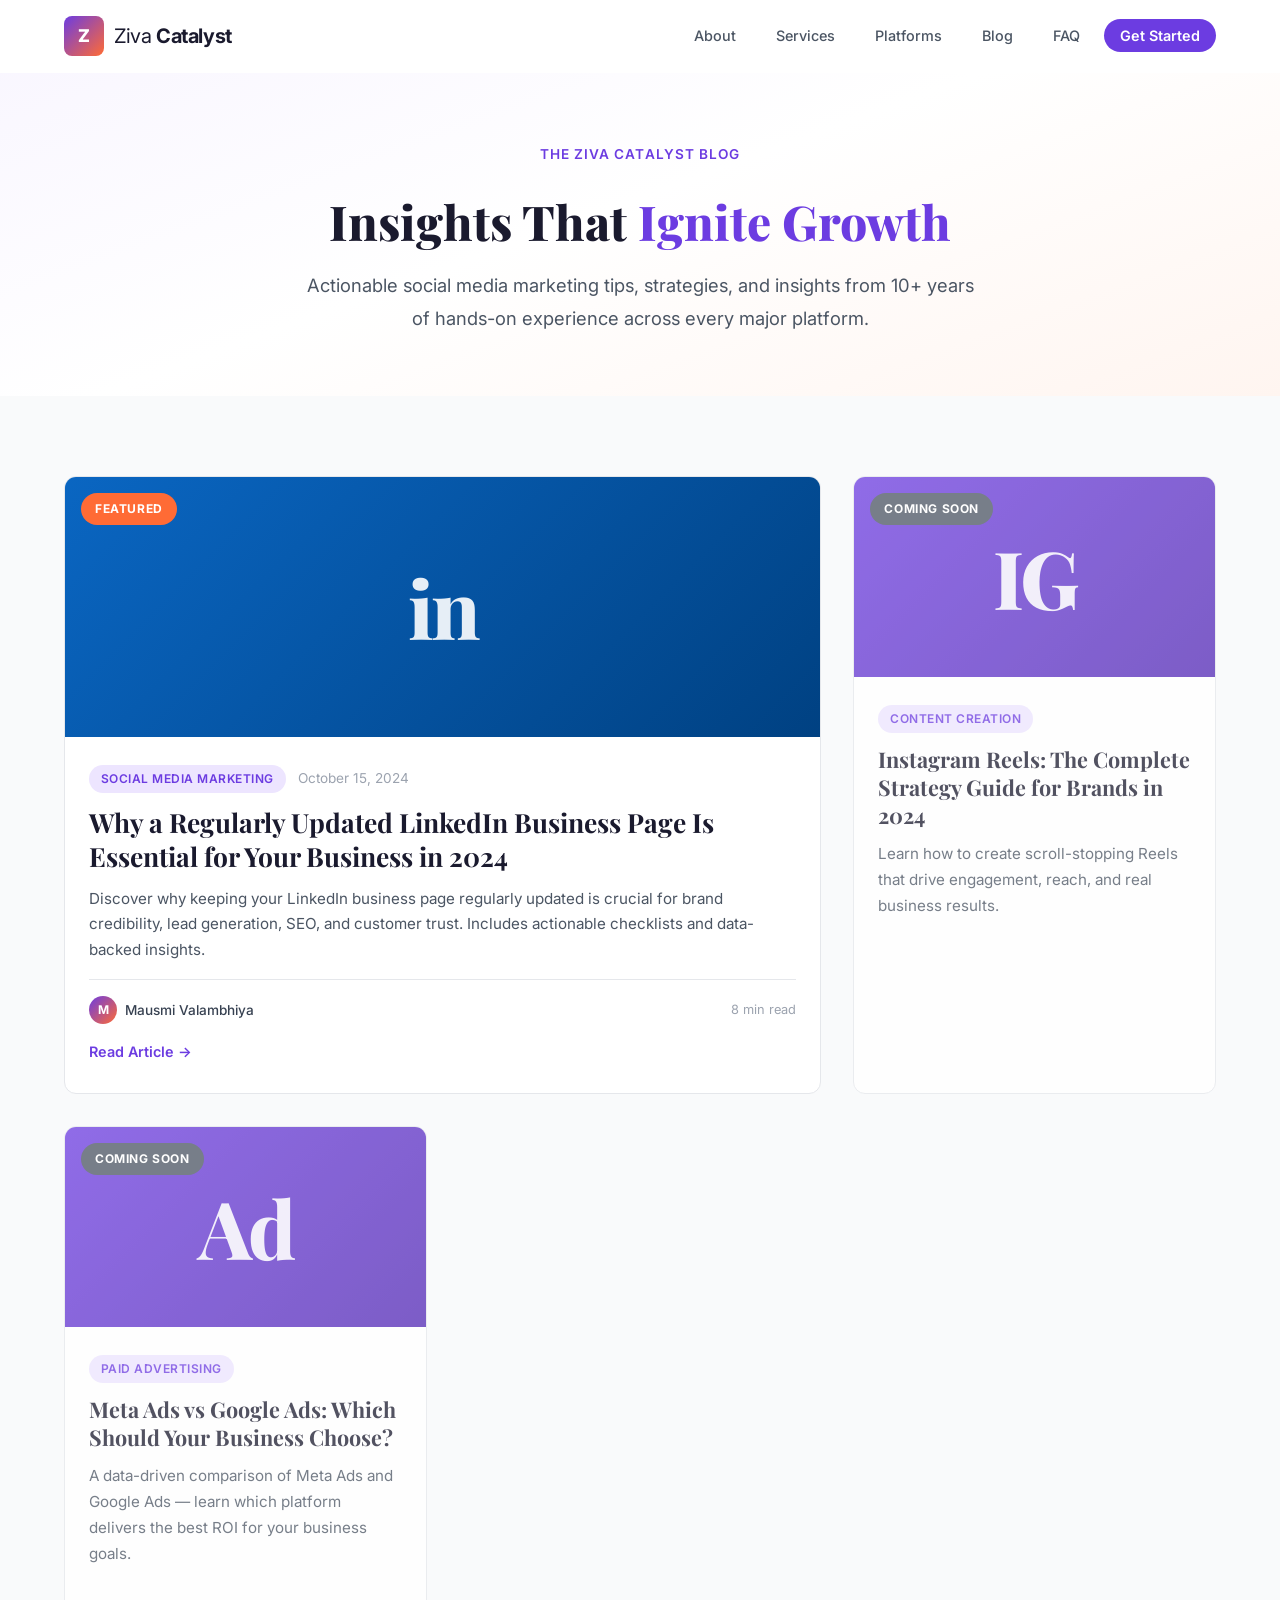
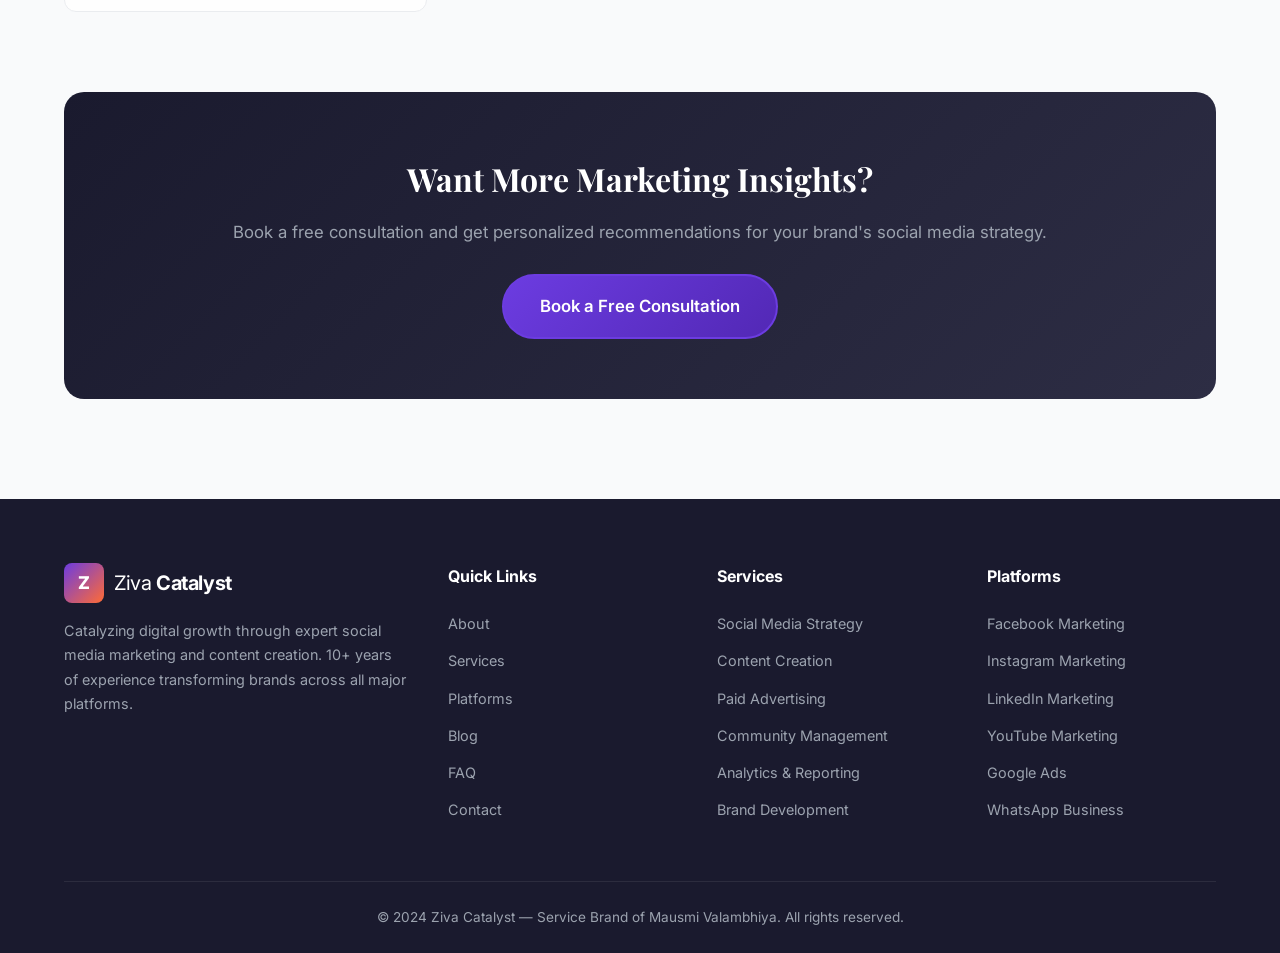
<file: blog/index.html>
<!DOCTYPE html>
<html lang="en" dir="ltr">
<head>
  <!-- Google tag (gtag.js) -->
  <script async src="https://www.googletagmanager.com/gtag/js?id=G-7CWNGP7WX2"></script>
  <script>
    window.dataLayer = window.dataLayer || [];
    function gtag(){dataLayer.push(arguments);}
    gtag('js', new Date());
    gtag('config', 'G-7CWNGP7WX2');
  </script>

  <meta charset="UTF-8" />
  <meta name="viewport" content="width=device-width, initial-scale=1.0" />
  <meta http-equiv="X-UA-Compatible" content="IE=edge" />

  <!-- SEO Meta Tags -->
  <title>Blog | Social Media Marketing Insights by Ziva Catalyst — Mausmi Valambhiya</title>
  <meta name="description" content="Expert insights on social media marketing, content creation, LinkedIn, Meta, Google Ads, and digital strategy. Actionable tips from Mausmi Valambhiya, MBA Marketing with 10+ years of experience." />
  <meta name="keywords" content="social media marketing blog, LinkedIn marketing blog, content creation tips, digital marketing insights, Ziva Catalyst blog, Mausmi Valambhiya" />
  <meta name="author" content="Mausmi Valambhiya" />
  <meta name="robots" content="index, follow" />
  <link rel="canonical" href="https://zivacatalyst.com/blog/" />

  <!-- Open Graph -->
  <meta property="og:type" content="website" />
  <meta property="og:url" content="https://zivacatalyst.com/blog/" />
  <meta property="og:title" content="Blog | Social Media Marketing Insights by Ziva Catalyst" />
  <meta property="og:description" content="Expert social media marketing insights and actionable tips from Mausmi Valambhiya." />

  <!-- Blog Structured Data -->
  <script type="application/ld+json">
  {
    "@context": "https://schema.org",
    "@type": "Blog",
    "name": "Ziva Catalyst Blog",
    "description": "Expert insights on social media marketing, content creation, and digital strategy.",
    "url": "https://zivacatalyst.com/blog/",
    "author": {
      "@type": "Person",
      "name": "Mausmi Valambhiya",
      "jobTitle": "Social Media Marketing Strategist"
    },
    "publisher": {
      "@type": "Organization",
      "name": "Ziva Catalyst",
      "url": "https://zivacatalyst.com"
    }
  }
  </script>

  <link rel="preconnect" href="https://fonts.googleapis.com" />
  <link rel="preconnect" href="https://fonts.gstatic.com" crossorigin />
  <link href="https://fonts.googleapis.com/css2?family=Inter:wght@300;400;500;600;700;800;900&family=Playfair+Display:wght@600;700;800&display=swap" rel="stylesheet" />
  <link rel="stylesheet" href="../style.css" />
  <link rel="stylesheet" href="blog.css" />
</head>
<body>

  <a href="#main-content" class="skip-link">Skip to main content</a>

  <!-- HEADER -->
  <header class="header scrolled" id="header">
    <div class="container">
      <a href="../index.html" class="logo" aria-label="Ziva Catalyst Home">
        <span class="logo-icon">Z</span>
        <span class="logo-text">Ziva <strong>Catalyst</strong></span>
      </a>
      <nav class="nav" id="nav" aria-label="Main Navigation">
        <ul class="nav-list">
          <li><a href="../index.html#about" class="nav-link">About</a></li>
          <li><a href="../index.html#services" class="nav-link">Services</a></li>
          <li><a href="../index.html#platforms" class="nav-link">Platforms</a></li>
          <li><a href="index.html" class="nav-link">Blog</a></li>
          <li><a href="../index.html#faq" class="nav-link">FAQ</a></li>
          <li><a href="../index.html#contact" class="nav-link cta-link">Get Started</a></li>
        </ul>
      </nav>
      <button class="menu-toggle" id="menuToggle" aria-label="Toggle navigation menu" aria-expanded="false">
        <span class="bar"></span>
        <span class="bar"></span>
        <span class="bar"></span>
      </button>
    </div>
  </header>

  <main id="main-content">

    <!-- BLOG HERO -->
    <section class="blog-hero">
      <div class="container">
        <p class="section-tag">The Ziva Catalyst Blog</p>
        <h1 class="blog-hero-title">
          Insights That <span class="highlight">Ignite Growth</span>
        </h1>
        <p class="blog-hero-desc">
          Actionable social media marketing tips, strategies, and insights from 10+ years of hands-on experience across every major platform.
        </p>
      </div>
    </section>

    <!-- BLOG POSTS GRID -->
    <section class="section blog-list-section">
      <div class="container">
        <div class="blog-grid">

          <!-- Post 1 -->
          <article class="blog-card featured-post">
            <div class="blog-card-image">
              <div class="blog-card-badge">Featured</div>
              <div class="blog-card-icon">in</div>
            </div>
            <div class="blog-card-content">
              <div class="blog-card-meta">
                <span class="blog-card-category">Social Media Marketing</span>
                <span class="blog-card-date">October 15, 2024</span>
              </div>
              <h2 class="blog-card-title">
                <a href="why-regularly-updated-linkedin-business-page-matters.html">
                  Why a Regularly Updated LinkedIn Business Page Is Essential for Your Business in 2024
                </a>
              </h2>
              <p class="blog-card-excerpt">
                Discover why keeping your LinkedIn business page regularly updated is crucial for brand credibility, lead generation, SEO, and customer trust. Includes actionable checklists and data-backed insights.
              </p>
              <div class="blog-card-footer">
                <div class="blog-card-author">
                  <span class="author-avatar-sm">M</span>
                  <span>Mausmi Valambhiya</span>
                </div>
                <span class="blog-card-read-time">8 min read</span>
              </div>
              <a href="why-regularly-updated-linkedin-business-page-matters.html" class="blog-card-link">Read Article &rarr;</a>
            </div>
          </article>

          <!-- Coming Soon Placeholders -->
          <article class="blog-card coming-soon">
            <div class="blog-card-image">
              <div class="blog-card-badge coming-badge">Coming Soon</div>
              <div class="blog-card-icon">IG</div>
            </div>
            <div class="blog-card-content">
              <div class="blog-card-meta">
                <span class="blog-card-category">Content Creation</span>
              </div>
              <h2 class="blog-card-title">
                Instagram Reels: The Complete Strategy Guide for Brands in 2024
              </h2>
              <p class="blog-card-excerpt">
                Learn how to create scroll-stopping Reels that drive engagement, reach, and real business results.
              </p>
            </div>
          </article>

          <article class="blog-card coming-soon">
            <div class="blog-card-image">
              <div class="blog-card-badge coming-badge">Coming Soon</div>
              <div class="blog-card-icon">Ad</div>
            </div>
            <div class="blog-card-content">
              <div class="blog-card-meta">
                <span class="blog-card-category">Paid Advertising</span>
              </div>
              <h2 class="blog-card-title">
                Meta Ads vs Google Ads: Which Should Your Business Choose?
              </h2>
              <p class="blog-card-excerpt">
                A data-driven comparison of Meta Ads and Google Ads — learn which platform delivers the best ROI for your business goals.
              </p>
            </div>
          </article>

        </div>

        <!-- Newsletter / CTA -->
        <div class="blog-newsletter">
          <h3>Want More Marketing Insights?</h3>
          <p>Book a free consultation and get personalized recommendations for your brand's social media strategy.</p>
          <a href="../index.html#contact" class="btn btn-primary btn-lg">Book a Free Consultation</a>
        </div>

      </div>
    </section>

  </main>

  <!-- FOOTER -->
  <footer class="footer">
    <div class="container">
      <div class="footer-grid">
        <div class="footer-brand">
          <a href="../index.html" class="logo">
            <span class="logo-icon">Z</span>
            <span class="logo-text">Ziva <strong>Catalyst</strong></span>
          </a>
          <p>Catalyzing digital growth through expert social media marketing and content creation. 10+ years of experience transforming brands across all major platforms.</p>
        </div>
        <div class="footer-links">
          <h4>Quick Links</h4>
          <ul>
            <li><a href="../index.html#about">About</a></li>
            <li><a href="../index.html#services">Services</a></li>
            <li><a href="../index.html#platforms">Platforms</a></li>
            <li><a href="index.html">Blog</a></li>
            <li><a href="../index.html#faq">FAQ</a></li>
            <li><a href="../index.html#contact">Contact</a></li>
          </ul>
        </div>
        <div class="footer-links">
          <h4>Services</h4>
          <ul>
            <li><a href="../index.html#services">Social Media Strategy</a></li>
            <li><a href="../index.html#services">Content Creation</a></li>
            <li><a href="../index.html#services">Paid Advertising</a></li>
            <li><a href="../index.html#services">Community Management</a></li>
            <li><a href="../index.html#services">Analytics & Reporting</a></li>
            <li><a href="../index.html#services">Brand Development</a></li>
          </ul>
        </div>
        <div class="footer-links">
          <h4>Platforms</h4>
          <ul>
            <li><a href="../index.html#platforms">Facebook Marketing</a></li>
            <li><a href="../index.html#platforms">Instagram Marketing</a></li>
            <li><a href="../index.html#platforms">LinkedIn Marketing</a></li>
            <li><a href="../index.html#platforms">YouTube Marketing</a></li>
            <li><a href="../index.html#platforms">Google Ads</a></li>
            <li><a href="../index.html#platforms">WhatsApp Business</a></li>
          </ul>
        </div>
      </div>
      <div class="footer-bottom">
        <p>&copy; 2024 Ziva Catalyst — Service Brand of Mausmi Valambhiya. All rights reserved.</p>
      </div>
    </div>
  </footer>

  <script src="../script.js"></script>
</body>
</html>
</file>
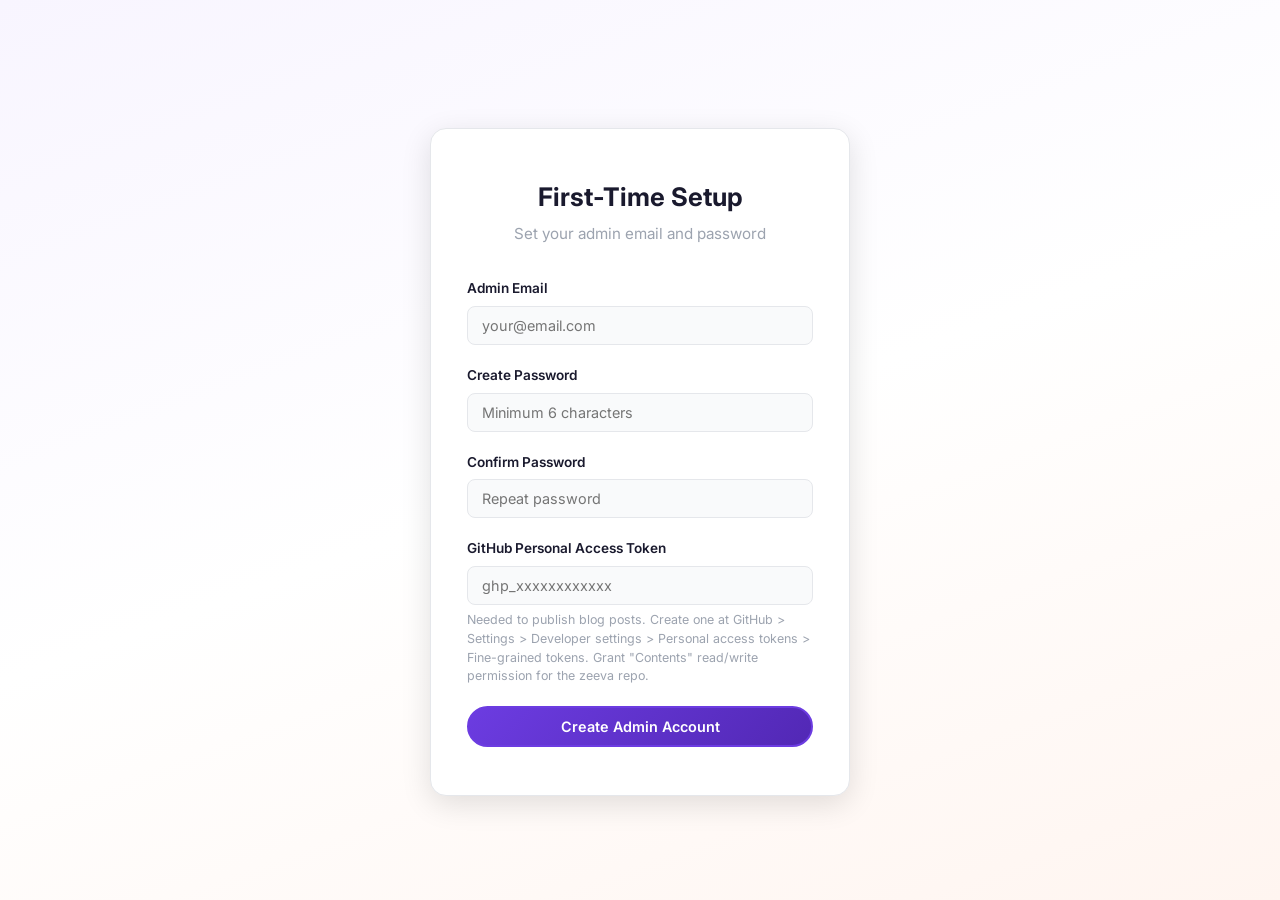
<file: admin/dashboard.html>
<!DOCTYPE html>
<html lang="en">
<head>
  <!-- Google tag (gtag.js) -->
  <script async src="https://www.googletagmanager.com/gtag/js?id=G-7CWNGP7WX2"></script>
  <script>
    window.dataLayer = window.dataLayer || [];
    function gtag(){dataLayer.push(arguments);}
    gtag('js', new Date());
    gtag('config', 'G-7CWNGP7WX2');
  </script>

  <meta charset="UTF-8" />
  <meta name="viewport" content="width=device-width, initial-scale=1.0" />
  <meta name="robots" content="noindex, nofollow" />
  <title>Dashboard | Ziva Catalyst Admin</title>

  <link rel="preconnect" href="https://fonts.googleapis.com" />
  <link rel="preconnect" href="https://fonts.gstatic.com" crossorigin />
  <link href="https://fonts.googleapis.com/css2?family=Inter:wght@300;400;500;600;700;800&display=swap" rel="stylesheet" />
  <link rel="stylesheet" href="admin.css" />
</head>
<body class="dashboard-page">

  <!-- SIDEBAR -->
  <aside class="sidebar" id="sidebar">
    <div class="sidebar-header">
      <span class="logo-icon">Z</span>
      <span class="sidebar-brand">Ziva <strong>Catalyst</strong></span>
    </div>
    <nav class="sidebar-nav">
      <button class="sidebar-link active" data-panel="dashboard-panel">
        <span class="sidebar-icon">&#9632;</span> Dashboard
      </button>
      <button class="sidebar-link" data-panel="blogs-panel">
        <span class="sidebar-icon">&#9998;</span> Blog Posts
      </button>
      <button class="sidebar-link" data-panel="new-post-panel">
        <span class="sidebar-icon">&#10010;</span> New Blog Post
      </button>
      <button class="sidebar-link" data-panel="settings-panel">
        <span class="sidebar-icon">&#9881;</span> Site Settings
      </button>
    </nav>
    <div class="sidebar-footer">
      <a href="../index.html" class="sidebar-link" target="_blank">
        <span class="sidebar-icon">&#127760;</span> View Website
      </a>
      <button class="sidebar-link" id="logoutBtn">
        <span class="sidebar-icon">&#10140;</span> Sign Out
      </button>
    </div>
  </aside>

  <!-- TOPBAR (mobile) -->
  <header class="topbar">
    <button class="topbar-toggle" id="sidebarToggle" aria-label="Toggle sidebar">
      <span class="bar"></span><span class="bar"></span><span class="bar"></span>
    </button>
    <span class="topbar-title">Ziva Catalyst Admin</span>
    <span class="topbar-user" id="topbarUser"></span>
  </header>

  <!-- MAIN CONTENT -->
  <main class="main-content">

    <!-- ===== DASHBOARD PANEL ===== -->
    <section class="panel active" id="dashboard-panel">
      <div class="panel-header">
        <h1>Dashboard</h1>
        <p>Welcome back! Here's an overview of your website.</p>
      </div>
      <div class="stats-row">
        <div class="stat-box">
          <div class="stat-box-number" id="totalPosts">0</div>
          <div class="stat-box-label">Blog Posts</div>
        </div>
        <div class="stat-box">
          <div class="stat-box-number">8</div>
          <div class="stat-box-label">Platform Pages</div>
        </div>
        <div class="stat-box">
          <div class="stat-box-number">6</div>
          <div class="stat-box-label">Services Listed</div>
        </div>
        <div class="stat-box">
          <div class="stat-box-number">7</div>
          <div class="stat-box-label">FAQs</div>
        </div>
      </div>

      <div class="quick-actions">
        <h3>Quick Actions</h3>
        <div class="actions-grid">
          <button class="action-card" data-goto="new-post-panel">
            <span class="action-icon">&#10010;</span>
            <span>Write New Blog Post</span>
          </button>
          <a href="../blog/index.html" class="action-card" target="_blank">
            <span class="action-icon">&#128214;</span>
            <span>View Blog</span>
          </a>
          <button class="action-card" data-goto="settings-panel">
            <span class="action-icon">&#9881;</span>
            <span>Edit Site Settings</span>
          </button>
          <a href="../index.html" class="action-card" target="_blank">
            <span class="action-icon">&#127760;</span>
            <span>View Live Website</span>
          </a>
        </div>
      </div>

      <div class="recent-section">
        <h3>Recent Blog Posts</h3>
        <div id="recentPosts" class="posts-list">
          <p class="loading-text">Loading blog posts...</p>
        </div>
      </div>
    </section>

    <!-- ===== BLOG POSTS PANEL ===== -->
    <section class="panel" id="blogs-panel">
      <div class="panel-header">
        <h1>Blog Posts</h1>
        <button class="btn btn-primary" data-goto="new-post-panel">+ New Post</button>
      </div>
      <div id="allPosts" class="posts-list">
        <p class="loading-text">Loading blog posts...</p>
      </div>
    </section>

    <!-- ===== NEW/EDIT BLOG POST PANEL ===== -->
    <section class="panel" id="new-post-panel">
      <div class="panel-header">
        <h1 id="postPanelTitle">Write New Blog Post</h1>
      </div>
      <form id="blogPostForm" class="post-form">

        <div class="form-section">
          <h3>Post Content</h3>
          <div class="form-group">
            <label for="postTitle">Title <span class="req">*</span></label>
            <input type="text" id="postTitle" placeholder="e.g. Why LinkedIn Business Pages Matter" required />
            <span class="char-count" id="titleCount">0/100</span>
          </div>
          <div class="form-group">
            <label for="postCategory">Category</label>
            <select id="postCategory">
              <option value="Social Media Marketing">Social Media Marketing</option>
              <option value="Content Creation">Content Creation</option>
              <option value="Paid Advertising">Paid Advertising</option>
              <option value="Brand Strategy">Brand Strategy</option>
              <option value="Analytics">Analytics</option>
              <option value="SEO">SEO</option>
              <option value="LinkedIn Marketing">LinkedIn Marketing</option>
              <option value="Instagram Marketing">Instagram Marketing</option>
              <option value="Facebook Marketing">Facebook Marketing</option>
              <option value="YouTube Marketing">YouTube Marketing</option>
              <option value="Google Ads">Google Ads</option>
              <option value="WhatsApp Marketing">WhatsApp Marketing</option>
            </select>
          </div>
          <div class="form-row-2">
            <div class="form-group">
              <label for="postReadTime">Read Time</label>
              <input type="text" id="postReadTime" placeholder="e.g. 8 min read" value="5 min read" />
            </div>
            <div class="form-group">
              <label for="postDate">Publish Date</label>
              <input type="date" id="postDate" />
            </div>
          </div>
        </div>

        <div class="form-section">
          <h3>Post Body</h3>
          <p class="form-hint-block">Use the toolbar to format your content. The editor supports headings, bold, italic, lists, links, blockquotes, and images.</p>

          <!-- Simple Rich Text Toolbar -->
          <div class="editor-toolbar">
            <button type="button" class="toolbar-btn" data-cmd="formatBlock" data-val="H2" title="Heading 2">H2</button>
            <button type="button" class="toolbar-btn" data-cmd="formatBlock" data-val="H3" title="Heading 3">H3</button>
            <span class="toolbar-sep"></span>
            <button type="button" class="toolbar-btn" data-cmd="bold" title="Bold"><strong>B</strong></button>
            <button type="button" class="toolbar-btn" data-cmd="italic" title="Italic"><em>I</em></button>
            <span class="toolbar-sep"></span>
            <button type="button" class="toolbar-btn" data-cmd="insertUnorderedList" title="Bullet List">&#8226; List</button>
            <button type="button" class="toolbar-btn" data-cmd="insertOrderedList" title="Numbered List">1. List</button>
            <span class="toolbar-sep"></span>
            <button type="button" class="toolbar-btn" id="insertLinkBtn" title="Insert Link">&#128279; Link</button>
            <button type="button" class="toolbar-btn" data-cmd="formatBlock" data-val="BLOCKQUOTE" title="Blockquote">&#10077; Quote</button>
            <span class="toolbar-sep"></span>
            <button type="button" class="toolbar-btn" data-cmd="removeFormat" title="Clear Formatting">&#10006; Clear</button>
          </div>
          <div class="editor-area" id="postBody" contenteditable="true">
            <p>Start writing your blog post here...</p>
          </div>
        </div>

        <div class="form-section">
          <h3>SEO Settings</h3>
          <div class="form-group">
            <label for="postMetaDesc">Meta Description <span class="req">*</span></label>
            <textarea id="postMetaDesc" rows="3" placeholder="A compelling 150-160 character description for search engines..." required></textarea>
            <span class="char-count" id="metaDescCount">0/160</span>
          </div>
          <div class="form-group">
            <label for="postKeywords">Keywords (comma-separated)</label>
            <input type="text" id="postKeywords" placeholder="e.g. LinkedIn marketing, B2B strategy, social media" />
          </div>
          <div class="form-group">
            <label for="postSlug">URL Slug</label>
            <div class="slug-preview">
              <span class="slug-prefix">/blog/</span>
              <input type="text" id="postSlug" placeholder="your-blog-post-title" />
              <span class="slug-suffix">.html</span>
            </div>
            <span class="form-hint">Auto-generated from title. Edit if needed.</span>
          </div>
        </div>

        <!-- Status Messages -->
        <div id="publishStatus" class="publish-status" hidden></div>

        <div class="form-actions">
          <button type="button" id="previewBtn" class="btn btn-outline">Preview</button>
          <button type="submit" id="publishBtn" class="btn btn-primary">Publish to Website</button>
        </div>
      </form>
    </section>

    <!-- ===== SITE SETTINGS PANEL ===== -->
    <section class="panel" id="settings-panel">
      <div class="panel-header">
        <h1>Site Settings</h1>
        <p>Manage your contact info and GitHub token</p>
      </div>
      <form id="settingsForm" class="post-form">
        <div class="form-section">
          <h3>Contact Information</h3>
          <div class="form-row-2">
            <div class="form-group">
              <label for="settingsEmail">Contact Email</label>
              <input type="email" id="settingsEmail" placeholder="hello@zivacatalyst.com" />
            </div>
            <div class="form-group">
              <label for="settingsPhone">Phone / WhatsApp</label>
              <input type="tel" id="settingsPhone" placeholder="+91 XXXXX XXXXX" />
            </div>
          </div>
          <div class="form-row-2">
            <div class="form-group">
              <label for="settingsLinkedIn">LinkedIn Profile URL</label>
              <input type="url" id="settingsLinkedIn" placeholder="https://linkedin.com/in/yourname" />
            </div>
            <div class="form-group">
              <label for="settingsInstagram">Instagram URL</label>
              <input type="url" id="settingsInstagram" placeholder="https://instagram.com/yourhandle" />
            </div>
          </div>
          <div class="form-row-2">
            <div class="form-group">
              <label for="settingsFacebook">Facebook Page URL</label>
              <input type="url" id="settingsFacebook" placeholder="https://facebook.com/yourpage" />
            </div>
            <div class="form-group">
              <label for="settingsYouTube">YouTube Channel URL</label>
              <input type="url" id="settingsYouTube" placeholder="https://youtube.com/@yourchannel" />
            </div>
          </div>
        </div>

        <div class="form-section">
          <h3>GitHub Integration</h3>
          <div class="form-group">
            <label for="settingsRepo">Repository</label>
            <input type="text" id="settingsRepo" value="mousami6288-sys/zeeva" readonly />
            <span class="form-hint">Repository where your website is hosted</span>
          </div>
          <div class="form-group">
            <label for="settingsBranch">Branch</label>
            <input type="text" id="settingsBranch" value="claude/ziva-catalyst-website-8KfY8" />
          </div>
          <div class="form-group">
            <label for="settingsToken">GitHub Personal Access Token</label>
            <input type="password" id="settingsToken" placeholder="ghp_xxxxxxxxxxxx" />
            <span class="form-hint">Your token is stored locally in your browser only. It is never uploaded or shared.</span>
          </div>
        </div>

        <div class="form-section">
          <h3>Change Password</h3>
          <div class="form-group">
            <label for="currentPw">Current Password</label>
            <input type="password" id="currentPw" placeholder="Enter current password" />
          </div>
          <div class="form-row-2">
            <div class="form-group">
              <label for="newPw">New Password</label>
              <input type="password" id="newPw" placeholder="Minimum 6 characters" minlength="6" />
            </div>
            <div class="form-group">
              <label for="confirmPw">Confirm New Password</label>
              <input type="password" id="confirmPw" placeholder="Repeat new password" />
            </div>
          </div>
        </div>

        <div id="settingsStatus" class="publish-status" hidden></div>

        <div class="form-actions">
          <button type="submit" class="btn btn-primary">Save Settings</button>
        </div>
      </form>
    </section>

    <!-- ===== PREVIEW MODAL ===== -->
    <div id="previewModal" class="modal" hidden>
      <div class="modal-content">
        <div class="modal-header">
          <h2>Blog Post Preview</h2>
          <button class="modal-close" id="closePreview">&times;</button>
        </div>
        <div class="modal-body">
          <iframe id="previewFrame" class="preview-frame"></iframe>
        </div>
      </div>
    </div>

  </main>

  <script src="admin.js"></script>
</body>
</html>
</file>
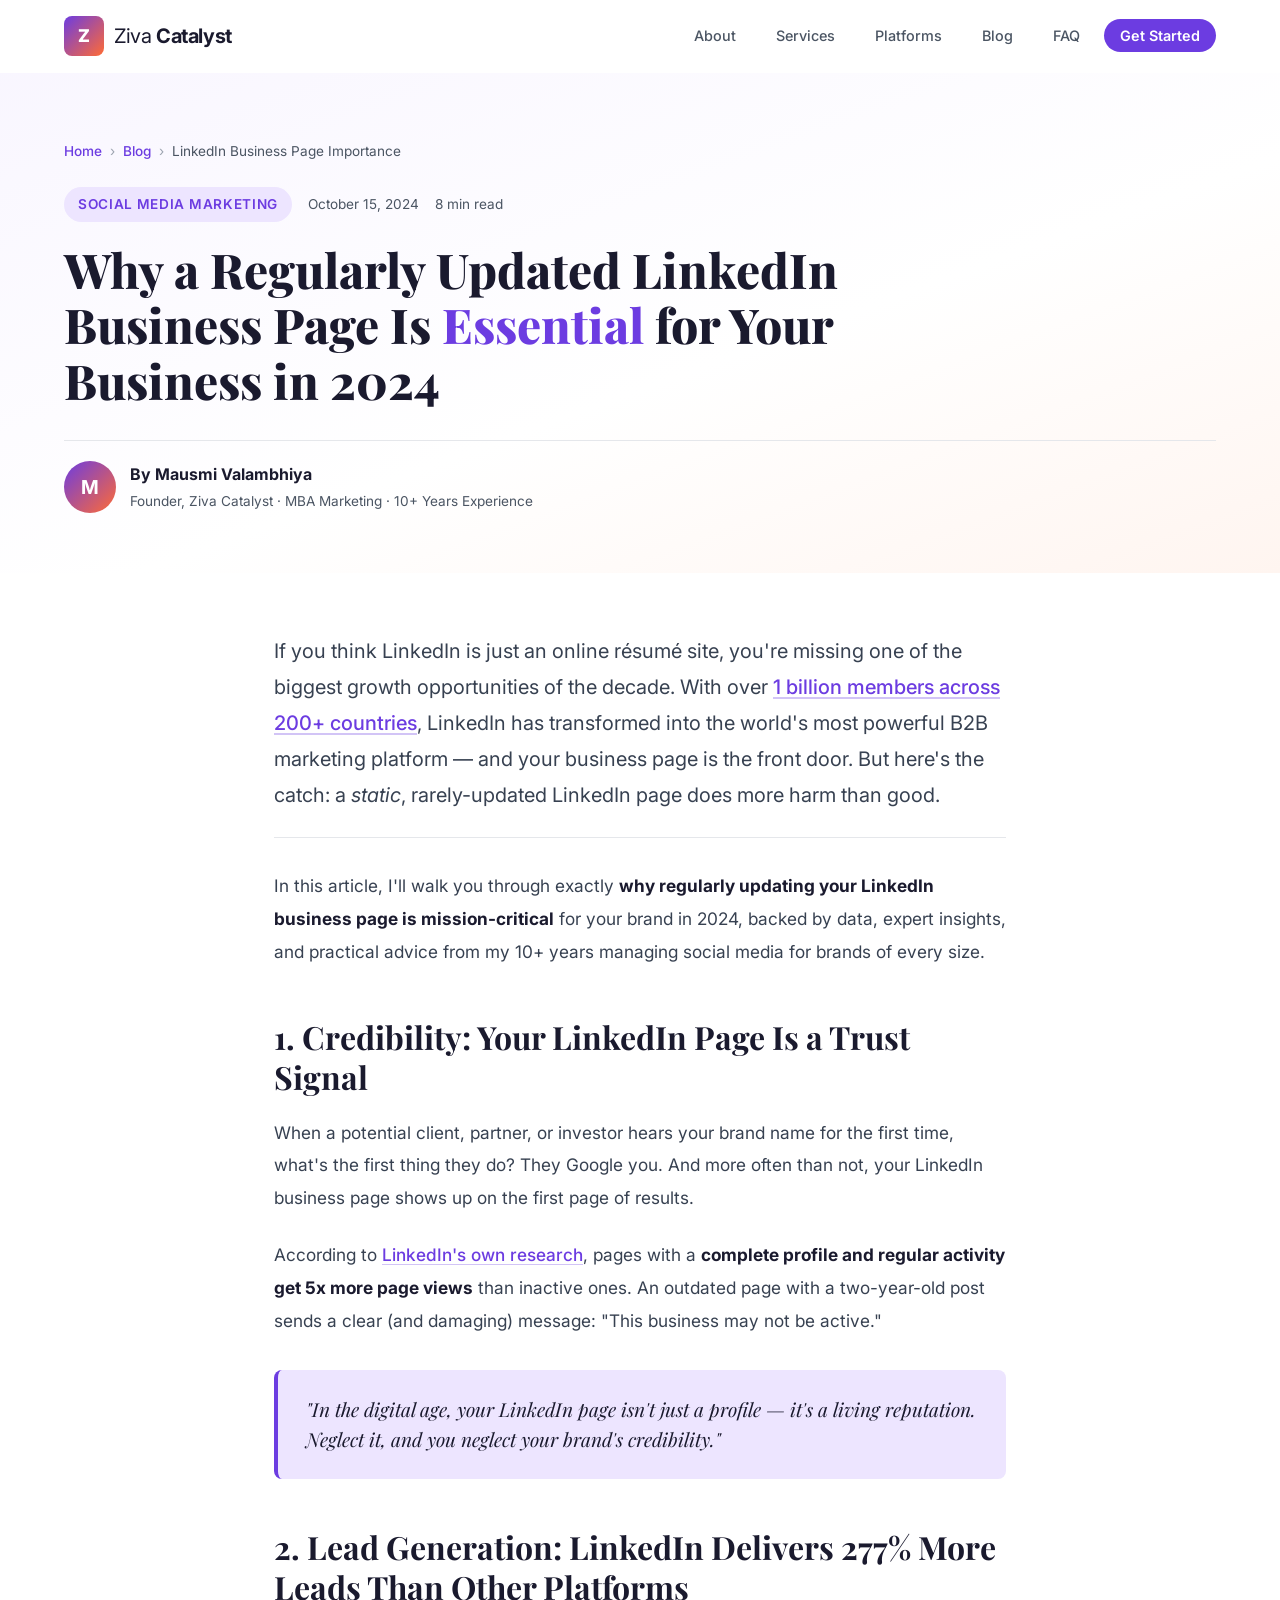
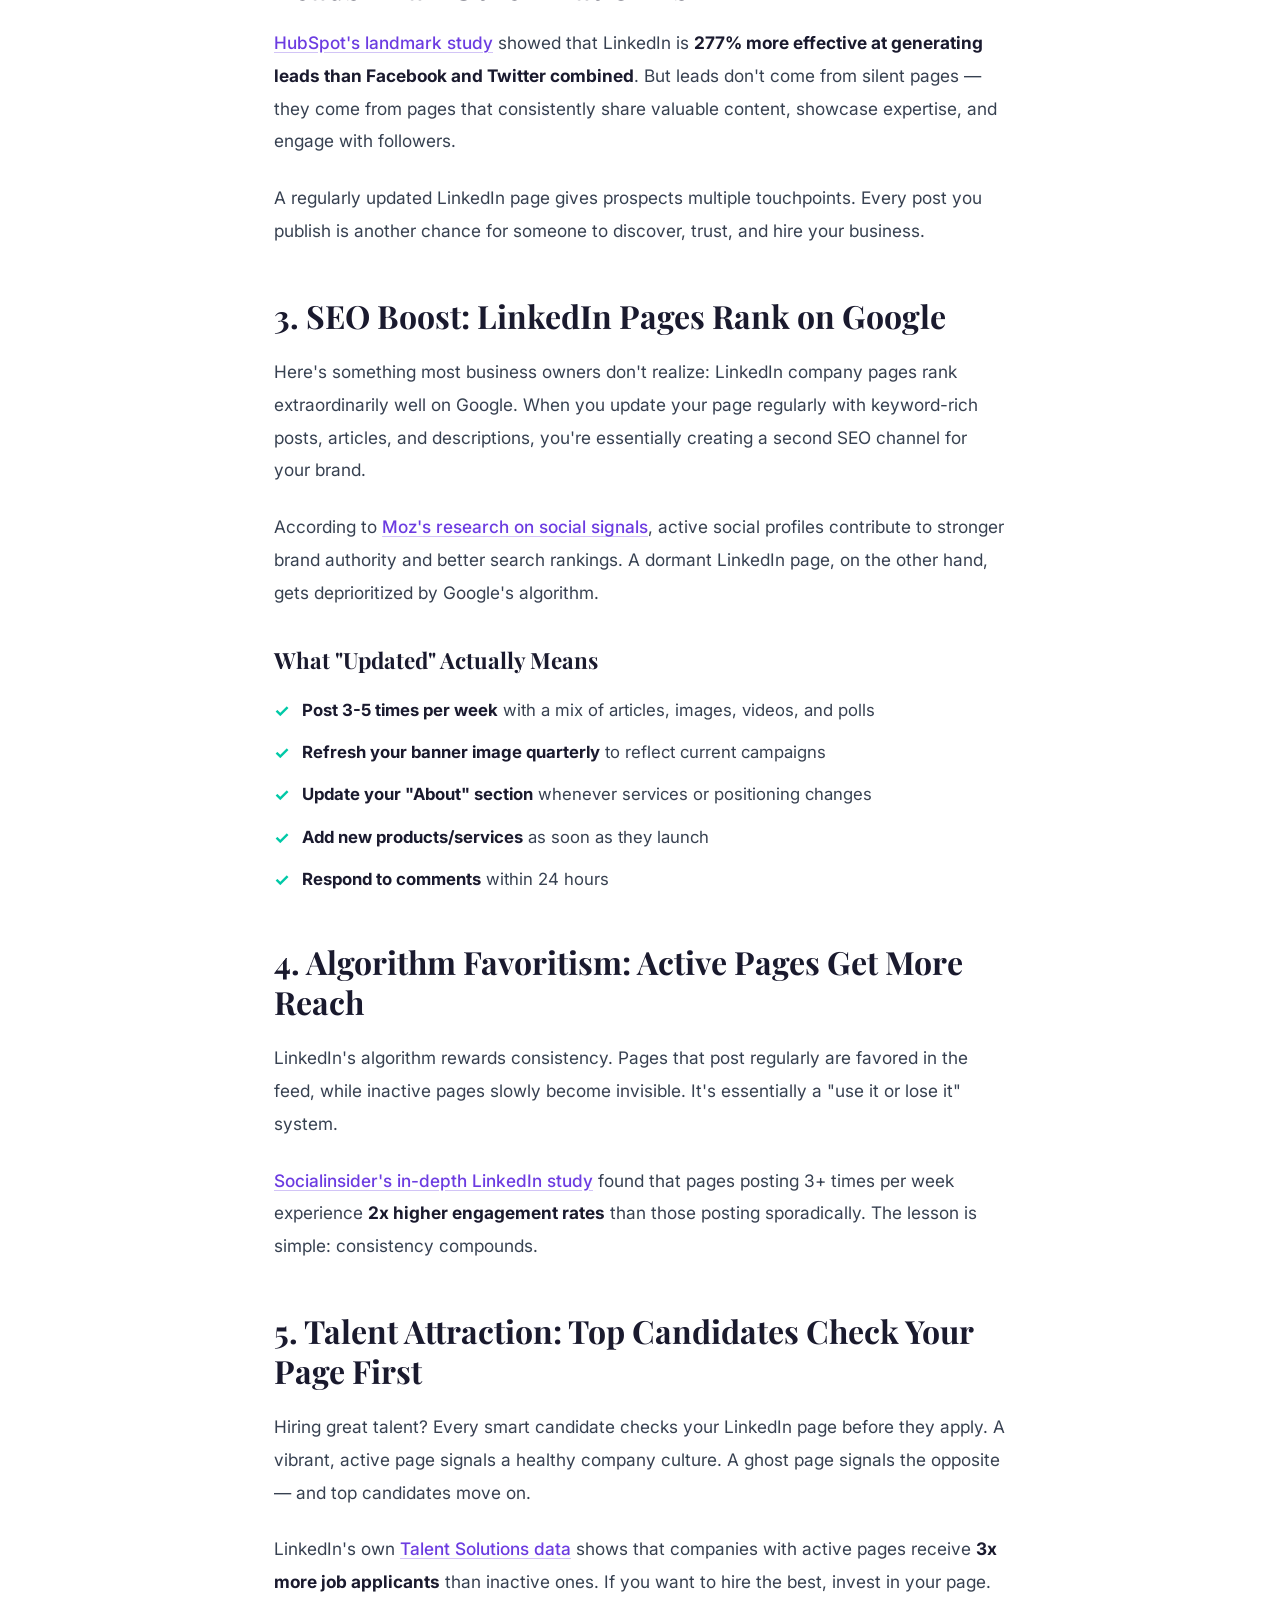
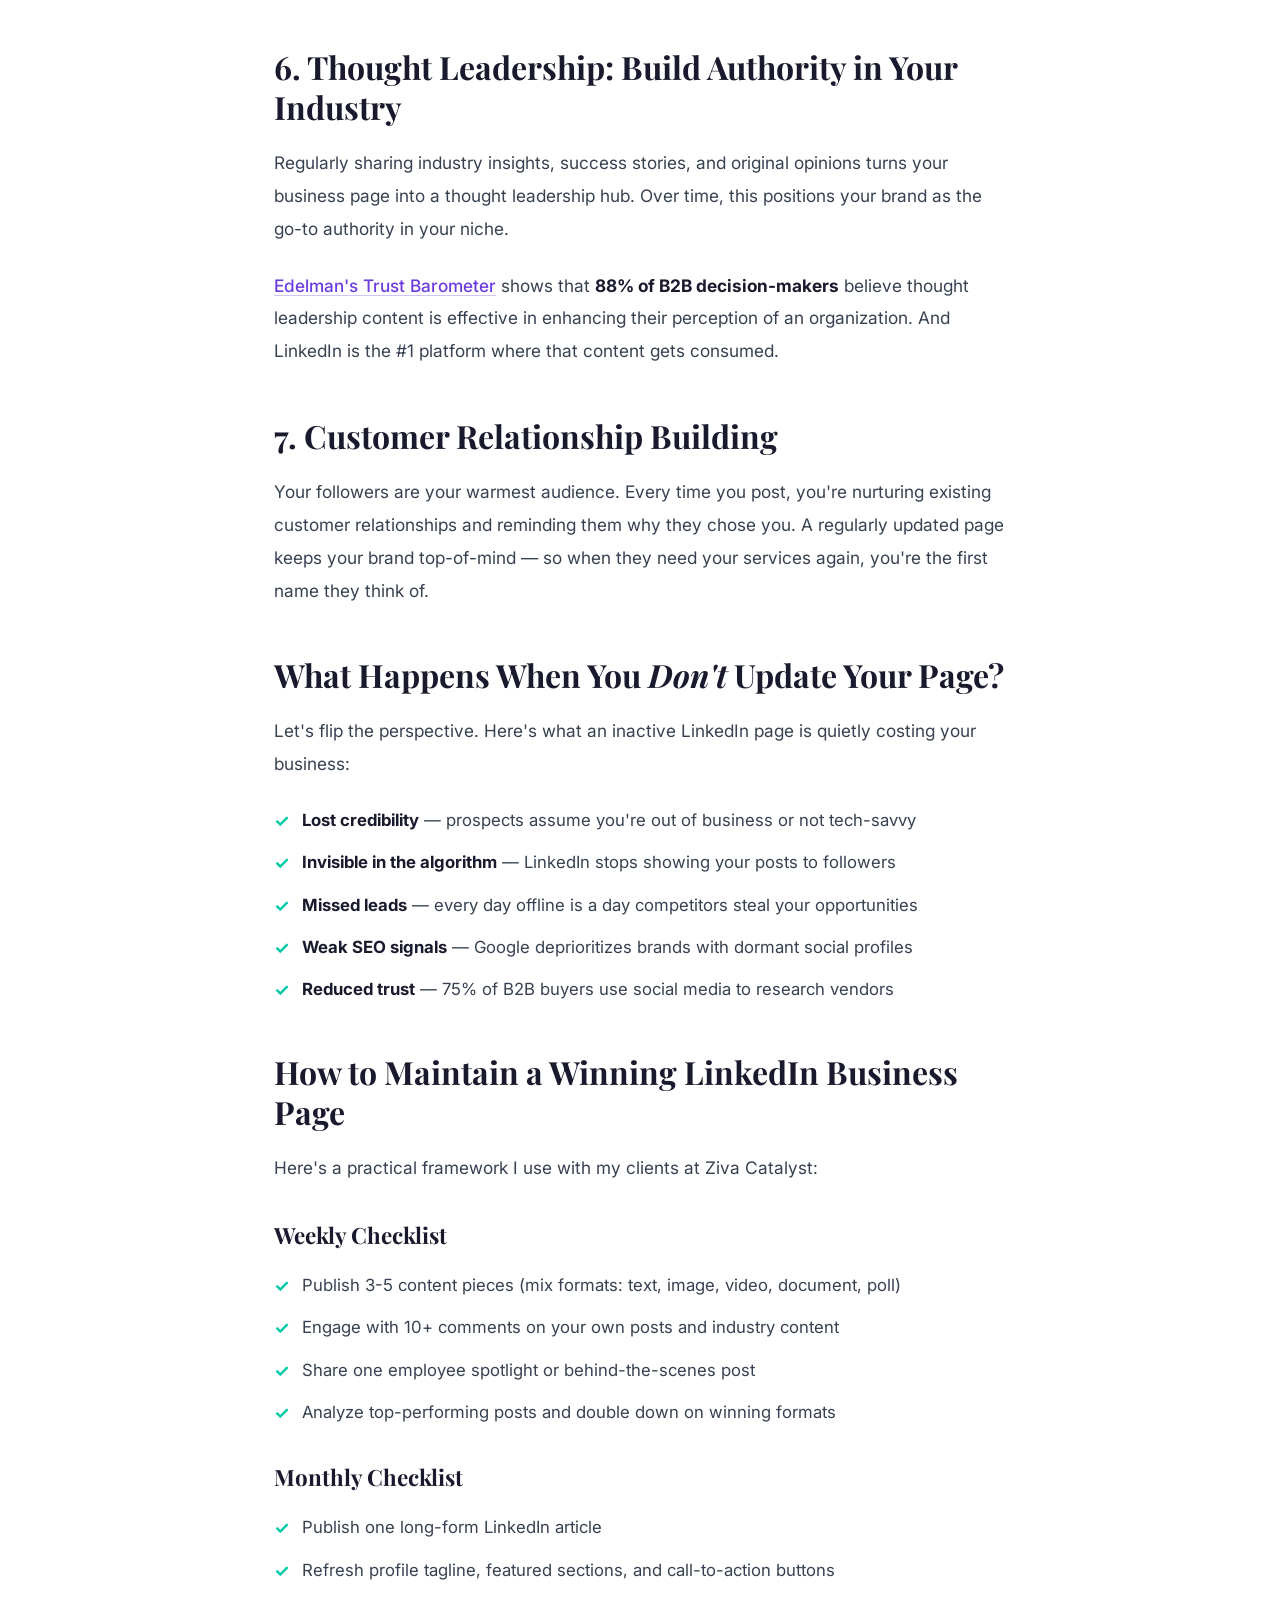
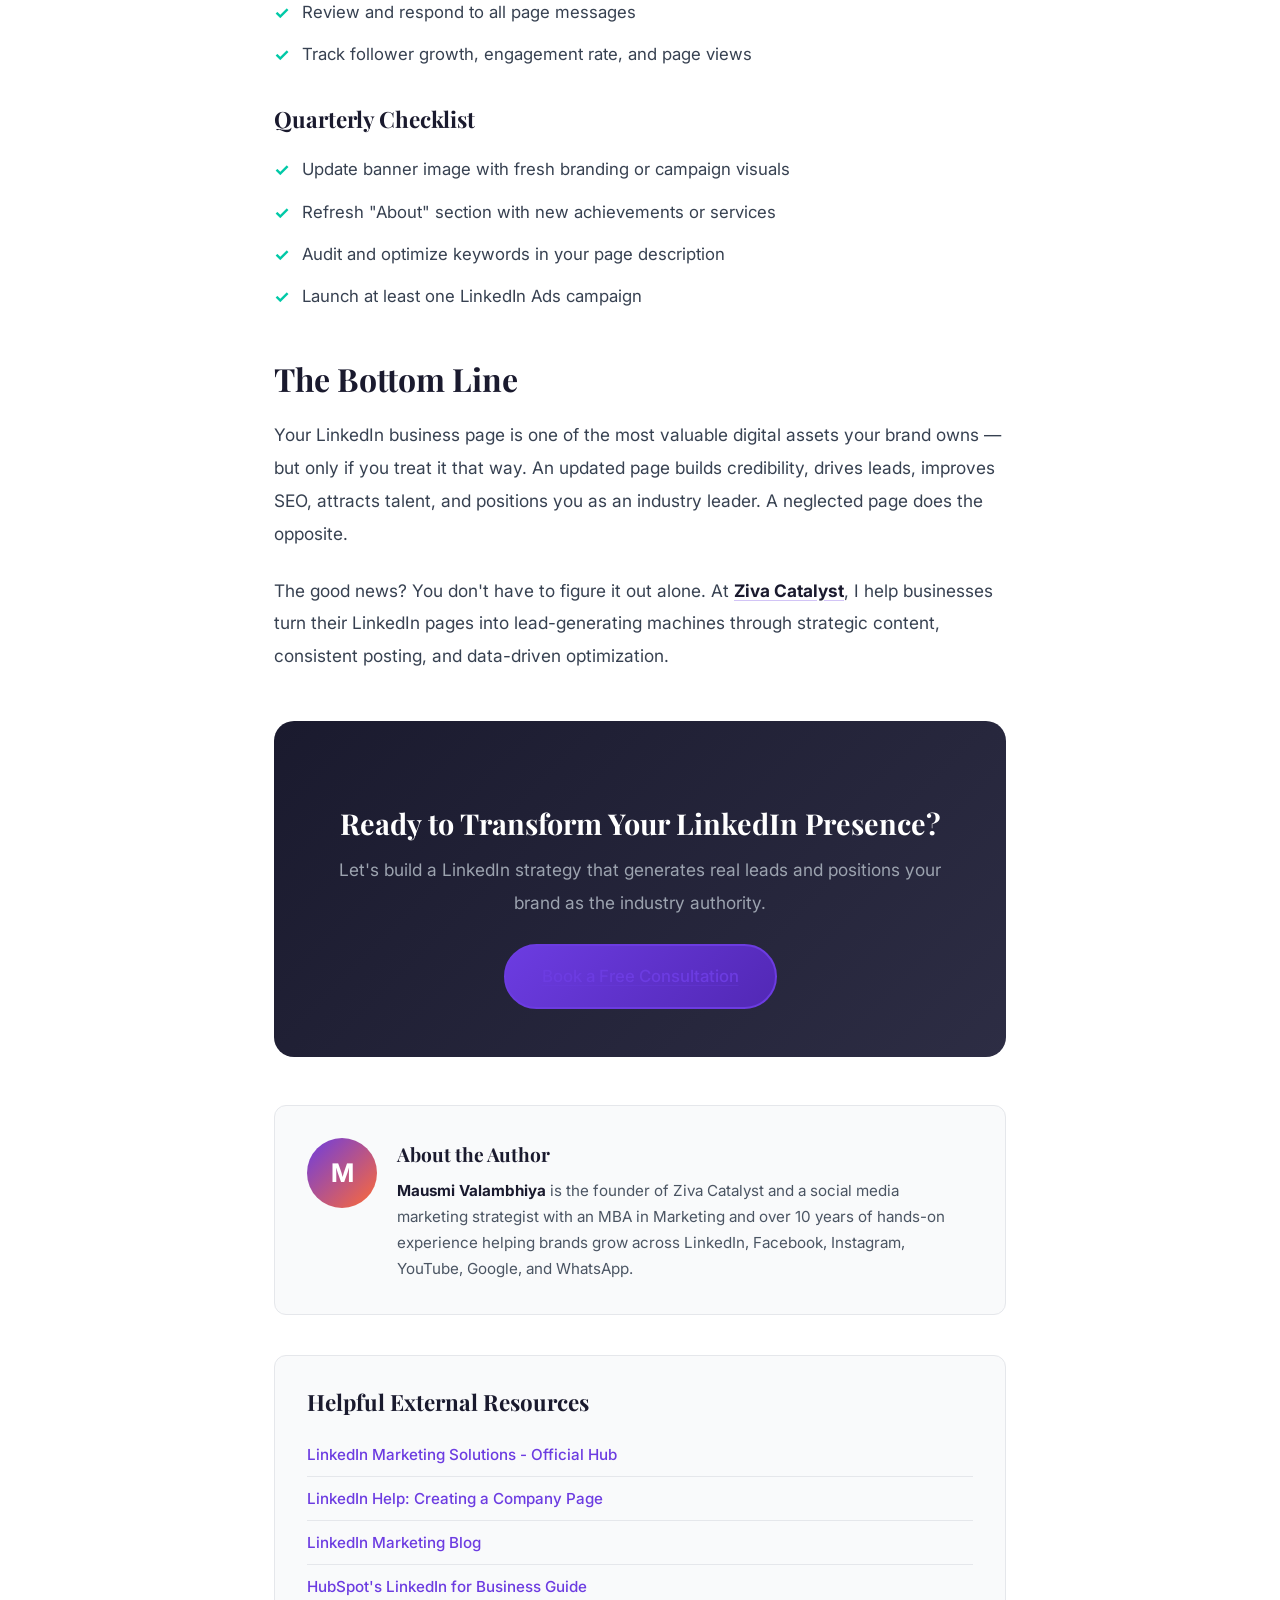
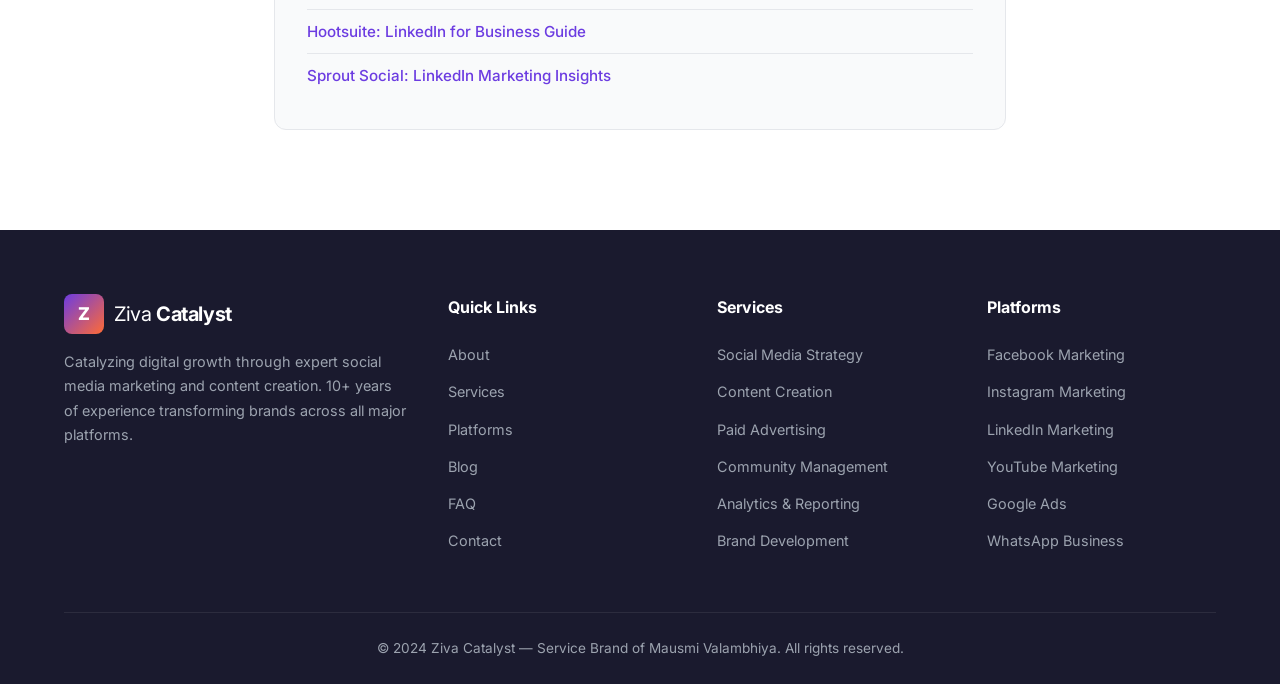
<file: blog/why-regularly-updated-linkedin-business-page-matters.html>
<!DOCTYPE html>
<html lang="en" dir="ltr">
<head>
  <!-- Google tag (gtag.js) -->
  <script async src="https://www.googletagmanager.com/gtag/js?id=G-7CWNGP7WX2"></script>
  <script>
    window.dataLayer = window.dataLayer || [];
    function gtag(){dataLayer.push(arguments);}
    gtag('js', new Date());
    gtag('config', 'G-7CWNGP7WX2');
  </script>

  <meta charset="UTF-8" />
  <meta name="viewport" content="width=device-width, initial-scale=1.0" />
  <meta http-equiv="X-UA-Compatible" content="IE=edge" />

  <!-- Primary SEO Meta Tags -->
  <title>Why a Regularly Updated LinkedIn Business Page Is Essential for Your Business in 2024 | Ziva Catalyst</title>
  <meta name="description" content="Discover why keeping your LinkedIn business page regularly updated is crucial for brand credibility, lead generation, SEO, and customer trust. Expert insights from Mausmi Valambhiya, MBA Marketing." />
  <meta name="keywords" content="LinkedIn business page, LinkedIn marketing, LinkedIn company page, B2B marketing, LinkedIn SEO, social media marketing, LinkedIn content strategy, LinkedIn lead generation, LinkedIn for business, Ziva Catalyst, Mausmi Valambhiya" />
  <meta name="author" content="Mausmi Valambhiya" />
  <meta name="robots" content="index, follow, max-image-preview:large, max-snippet:-1, max-video-preview:-1" />
  <link rel="canonical" href="https://zivacatalyst.com/blog/why-regularly-updated-linkedin-business-page-matters.html" />

  <!-- Open Graph -->
  <meta property="og:type" content="article" />
  <meta property="og:url" content="https://zivacatalyst.com/blog/why-regularly-updated-linkedin-business-page-matters.html" />
  <meta property="og:title" content="Why a Regularly Updated LinkedIn Business Page Is Essential for Your Business" />
  <meta property="og:description" content="Learn why an active LinkedIn business page drives credibility, SEO, and leads — plus actionable tips from a 10+ year marketing expert." />
  <meta property="og:site_name" content="Ziva Catalyst" />
  <meta property="article:published_time" content="2024-10-15T09:00:00+05:30" />
  <meta property="article:author" content="Mausmi Valambhiya" />
  <meta property="article:section" content="Social Media Marketing" />
  <meta property="article:tag" content="LinkedIn Marketing" />
  <meta property="article:tag" content="B2B Marketing" />
  <meta property="article:tag" content="Social Media Strategy" />

  <!-- Twitter Card -->
  <meta name="twitter:card" content="summary_large_image" />
  <meta name="twitter:title" content="Why a Regularly Updated LinkedIn Business Page Is Essential for Your Business" />
  <meta name="twitter:description" content="Expert insights on why keeping your LinkedIn company page active drives credibility, leads, and growth." />

  <!-- Article Structured Data (GEO + SEO) -->
  <script type="application/ld+json">
  {
    "@context": "https://schema.org",
    "@type": "BlogPosting",
    "headline": "Why a Regularly Updated LinkedIn Business Page Is Essential for Your Business in 2024",
    "description": "Discover why keeping your LinkedIn business page regularly updated is crucial for brand credibility, lead generation, SEO, and customer trust.",
    "author": {
      "@type": "Person",
      "name": "Mausmi Valambhiya",
      "jobTitle": "Social Media Marketing Strategist",
      "description": "MBA in Marketing with 10+ years of experience in social media marketing and content creation."
    },
    "publisher": {
      "@type": "Organization",
      "name": "Ziva Catalyst",
      "url": "https://zivacatalyst.com"
    },
    "datePublished": "2024-10-15",
    "dateModified": "2024-10-15",
    "mainEntityOfPage": {
      "@type": "WebPage",
      "@id": "https://zivacatalyst.com/blog/why-regularly-updated-linkedin-business-page-matters.html"
    },
    "keywords": "LinkedIn business page, LinkedIn marketing, B2B marketing, LinkedIn SEO, social media strategy",
    "articleSection": "Social Media Marketing",
    "inLanguage": "en"
  }
  </script>

  <!-- Breadcrumb Schema -->
  <script type="application/ld+json">
  {
    "@context": "https://schema.org",
    "@type": "BreadcrumbList",
    "itemListElement": [
      {
        "@type": "ListItem",
        "position": 1,
        "name": "Home",
        "item": "https://zivacatalyst.com/"
      },
      {
        "@type": "ListItem",
        "position": 2,
        "name": "Blog",
        "item": "https://zivacatalyst.com/blog/"
      },
      {
        "@type": "ListItem",
        "position": 3,
        "name": "Why a Regularly Updated LinkedIn Business Page Matters",
        "item": "https://zivacatalyst.com/blog/why-regularly-updated-linkedin-business-page-matters.html"
      }
    ]
  }
  </script>

  <link rel="preconnect" href="https://fonts.googleapis.com" />
  <link rel="preconnect" href="https://fonts.gstatic.com" crossorigin />
  <link href="https://fonts.googleapis.com/css2?family=Inter:wght@300;400;500;600;700;800;900&family=Playfair+Display:wght@600;700;800&display=swap" rel="stylesheet" />
  <link rel="stylesheet" href="../style.css" />
  <link rel="stylesheet" href="blog.css" />
</head>
<body>

  <a href="#main-content" class="skip-link">Skip to main content</a>

  <!-- HEADER -->
  <header class="header scrolled" id="header">
    <div class="container">
      <a href="../index.html" class="logo" aria-label="Ziva Catalyst Home">
        <span class="logo-icon">Z</span>
        <span class="logo-text">Ziva <strong>Catalyst</strong></span>
      </a>
      <nav class="nav" id="nav" aria-label="Main Navigation">
        <ul class="nav-list">
          <li><a href="../index.html#about" class="nav-link">About</a></li>
          <li><a href="../index.html#services" class="nav-link">Services</a></li>
          <li><a href="../index.html#platforms" class="nav-link">Platforms</a></li>
          <li><a href="index.html" class="nav-link">Blog</a></li>
          <li><a href="../index.html#faq" class="nav-link">FAQ</a></li>
          <li><a href="../index.html#contact" class="nav-link cta-link">Get Started</a></li>
        </ul>
      </nav>
      <button class="menu-toggle" id="menuToggle" aria-label="Toggle navigation menu" aria-expanded="false">
        <span class="bar"></span>
        <span class="bar"></span>
        <span class="bar"></span>
      </button>
    </div>
  </header>

  <main id="main-content">

    <!-- ARTICLE HERO -->
    <section class="article-hero">
      <div class="container">
        <nav class="breadcrumbs" aria-label="Breadcrumb">
          <a href="../index.html">Home</a>
          <span>&rsaquo;</span>
          <a href="index.html">Blog</a>
          <span>&rsaquo;</span>
          <span class="current">LinkedIn Business Page Importance</span>
        </nav>

        <div class="article-meta">
          <span class="article-category">Social Media Marketing</span>
          <span class="article-date">October 15, 2024</span>
          <span class="article-read-time">8 min read</span>
        </div>

        <h1 class="article-title">
          Why a Regularly Updated LinkedIn Business Page Is <span class="highlight">Essential</span> for Your Business in 2024
        </h1>

        <div class="article-author">
          <div class="author-avatar">M</div>
          <div class="author-info">
            <strong>By Mausmi Valambhiya</strong>
            <span>Founder, Ziva Catalyst &middot; MBA Marketing &middot; 10+ Years Experience</span>
          </div>
        </div>
      </div>
    </section>

    <!-- ARTICLE BODY -->
    <article class="article-body">
      <div class="container article-container">

        <p class="article-lead">
          If you think LinkedIn is just an online résumé site, you're missing one of the biggest growth opportunities of the decade. With over
          <a href="https://news.linkedin.com/about-us#Statistics" target="_blank" rel="noopener noreferrer">1 billion members across 200+ countries</a>,
          LinkedIn has transformed into the world's most powerful B2B marketing platform — and your business page is the front door.
          But here's the catch: a <em>static</em>, rarely-updated LinkedIn page does more harm than good.
        </p>

        <p>
          In this article, I'll walk you through exactly <strong>why regularly updating your LinkedIn business page is mission-critical</strong> for your brand in 2024, backed by data, expert insights, and practical advice from my 10+ years managing social media for brands of every size.
        </p>

        <h2>1. Credibility: Your LinkedIn Page Is a Trust Signal</h2>
        <p>
          When a potential client, partner, or investor hears your brand name for the first time, what's the first thing they do? They Google you. And more often than not, your LinkedIn business page shows up on the first page of results.
        </p>
        <p>
          According to <a href="https://business.linkedin.com/marketing-solutions/b2b-marketing" target="_blank" rel="noopener noreferrer">LinkedIn's own research</a>, pages with a <strong>complete profile and regular activity get 5x more page views</strong> than inactive ones. An outdated page with a two-year-old post sends a clear (and damaging) message: "This business may not be active."
        </p>
        <blockquote class="article-quote">
          "In the digital age, your LinkedIn page isn't just a profile — it's a living reputation. Neglect it, and you neglect your brand's credibility."
        </blockquote>

        <h2>2. Lead Generation: LinkedIn Delivers 277% More Leads Than Other Platforms</h2>
        <p>
          <a href="https://business.linkedin.com/marketing-solutions/success/marketing-tips" target="_blank" rel="noopener noreferrer">HubSpot's landmark study</a> showed that LinkedIn is
          <strong>277% more effective at generating leads than Facebook and Twitter combined</strong>. But leads don't come from silent pages — they come from pages that consistently share valuable content, showcase expertise, and engage with followers.
        </p>
        <p>
          A regularly updated LinkedIn page gives prospects multiple touchpoints. Every post you publish is another chance for someone to discover, trust, and hire your business.
        </p>

        <h2>3. SEO Boost: LinkedIn Pages Rank on Google</h2>
        <p>
          Here's something most business owners don't realize: LinkedIn company pages rank extraordinarily well on Google. When you update your page regularly with keyword-rich posts, articles, and descriptions, you're essentially creating a second SEO channel for your brand.
        </p>
        <p>
          According to <a href="https://moz.com/learn/seo/social-signals-and-seo" target="_blank" rel="noopener noreferrer">Moz's research on social signals</a>, active social profiles contribute to stronger brand authority and better search rankings. A dormant LinkedIn page, on the other hand, gets deprioritized by Google's algorithm.
        </p>

        <h3>What "Updated" Actually Means</h3>
        <ul class="article-list">
          <li><strong>Post 3-5 times per week</strong> with a mix of articles, images, videos, and polls</li>
          <li><strong>Refresh your banner image quarterly</strong> to reflect current campaigns</li>
          <li><strong>Update your "About" section</strong> whenever services or positioning changes</li>
          <li><strong>Add new products/services</strong> as soon as they launch</li>
          <li><strong>Respond to comments</strong> within 24 hours</li>
        </ul>

        <h2>4. Algorithm Favoritism: Active Pages Get More Reach</h2>
        <p>
          LinkedIn's algorithm rewards consistency. Pages that post regularly are favored in the feed, while inactive pages slowly become invisible. It's essentially a "use it or lose it" system.
        </p>
        <p>
          <a href="https://www.socialinsider.io/blog/linkedin-company-pages-study/" target="_blank" rel="noopener noreferrer">Socialinsider's in-depth LinkedIn study</a> found that pages posting 3+ times per week experience <strong>2x higher engagement rates</strong> than those posting sporadically. The lesson is simple: consistency compounds.
        </p>

        <h2>5. Talent Attraction: Top Candidates Check Your Page First</h2>
        <p>
          Hiring great talent? Every smart candidate checks your LinkedIn page before they apply. A vibrant, active page signals a healthy company culture. A ghost page signals the opposite — and top candidates move on.
        </p>
        <p>
          LinkedIn's own <a href="https://business.linkedin.com/talent-solutions" target="_blank" rel="noopener noreferrer">Talent Solutions data</a> shows that companies with active pages receive
          <strong>3x more job applicants</strong> than inactive ones. If you want to hire the best, invest in your page.
        </p>

        <h2>6. Thought Leadership: Build Authority in Your Industry</h2>
        <p>
          Regularly sharing industry insights, success stories, and original opinions turns your business page into a thought leadership hub. Over time, this positions your brand as the go-to authority in your niche.
        </p>
        <p>
          <a href="https://www.edelman.com/trust/2023/trust-barometer" target="_blank" rel="noopener noreferrer">Edelman's Trust Barometer</a> shows that
          <strong>88% of B2B decision-makers</strong> believe thought leadership content is effective in enhancing their perception of an organization. And LinkedIn is the #1 platform where that content gets consumed.
        </p>

        <h2>7. Customer Relationship Building</h2>
        <p>
          Your followers are your warmest audience. Every time you post, you're nurturing existing customer relationships and reminding them why they chose you. A regularly updated page keeps your brand top-of-mind — so when they need your services again, you're the first name they think of.
        </p>

        <h2>What Happens When You <em>Don't</em> Update Your Page?</h2>
        <p>Let's flip the perspective. Here's what an inactive LinkedIn page is quietly costing your business:</p>
        <ul class="article-list">
          <li><strong>Lost credibility</strong> — prospects assume you're out of business or not tech-savvy</li>
          <li><strong>Invisible in the algorithm</strong> — LinkedIn stops showing your posts to followers</li>
          <li><strong>Missed leads</strong> — every day offline is a day competitors steal your opportunities</li>
          <li><strong>Weak SEO signals</strong> — Google deprioritizes brands with dormant social profiles</li>
          <li><strong>Reduced trust</strong> — 75% of B2B buyers use social media to research vendors</li>
        </ul>

        <h2>How to Maintain a Winning LinkedIn Business Page</h2>
        <p>Here's a practical framework I use with my clients at Ziva Catalyst:</p>

        <h3>Weekly Checklist</h3>
        <ul class="article-list">
          <li>Publish 3-5 content pieces (mix formats: text, image, video, document, poll)</li>
          <li>Engage with 10+ comments on your own posts and industry content</li>
          <li>Share one employee spotlight or behind-the-scenes post</li>
          <li>Analyze top-performing posts and double down on winning formats</li>
        </ul>

        <h3>Monthly Checklist</h3>
        <ul class="article-list">
          <li>Publish one long-form LinkedIn article</li>
          <li>Refresh profile tagline, featured sections, and call-to-action buttons</li>
          <li>Review and respond to all page messages</li>
          <li>Track follower growth, engagement rate, and page views</li>
        </ul>

        <h3>Quarterly Checklist</h3>
        <ul class="article-list">
          <li>Update banner image with fresh branding or campaign visuals</li>
          <li>Refresh "About" section with new achievements or services</li>
          <li>Audit and optimize keywords in your page description</li>
          <li>Launch at least one LinkedIn Ads campaign</li>
        </ul>

        <h2>The Bottom Line</h2>
        <p>
          Your LinkedIn business page is one of the most valuable digital assets your brand owns — but only if you treat it that way. An updated page builds credibility, drives leads, improves SEO, attracts talent, and positions you as an industry leader. A neglected page does the opposite.
        </p>
        <p>
          The good news? You don't have to figure it out alone. At <a href="../index.html"><strong>Ziva Catalyst</strong></a>, I help businesses turn their LinkedIn pages into lead-generating machines through strategic content, consistent posting, and data-driven optimization.
        </p>

        <!-- CTA Box -->
        <div class="article-cta">
          <h3>Ready to Transform Your LinkedIn Presence?</h3>
          <p>Let's build a LinkedIn strategy that generates real leads and positions your brand as the industry authority.</p>
          <a href="../index.html#contact" class="btn btn-primary btn-lg">Book a Free Consultation</a>
        </div>

        <!-- Author Bio -->
        <div class="author-bio">
          <div class="author-bio-avatar">M</div>
          <div class="author-bio-content">
            <h4>About the Author</h4>
            <p>
              <strong>Mausmi Valambhiya</strong> is the founder of Ziva Catalyst and a social media marketing strategist with an MBA in Marketing and over 10 years of hands-on experience helping brands grow across LinkedIn, Facebook, Instagram, YouTube, Google, and WhatsApp.
            </p>
          </div>
        </div>

        <!-- Related Resources -->
        <div class="related-resources">
          <h3>Helpful External Resources</h3>
          <ul class="resources-list">
            <li><a href="https://business.linkedin.com/marketing-solutions" target="_blank" rel="noopener noreferrer">LinkedIn Marketing Solutions - Official Hub</a></li>
            <li><a href="https://www.linkedin.com/help/linkedin/answer/a542508" target="_blank" rel="noopener noreferrer">LinkedIn Help: Creating a Company Page</a></li>
            <li><a href="https://business.linkedin.com/marketing-solutions/blog" target="_blank" rel="noopener noreferrer">LinkedIn Marketing Blog</a></li>
            <li><a href="https://www.hubspot.com/linkedin-for-business" target="_blank" rel="noopener noreferrer">HubSpot's LinkedIn for Business Guide</a></li>
            <li><a href="https://blog.hootsuite.com/linkedin-for-business/" target="_blank" rel="noopener noreferrer">Hootsuite: LinkedIn for Business Guide</a></li>
            <li><a href="https://sproutsocial.com/insights/linkedin-marketing/" target="_blank" rel="noopener noreferrer">Sprout Social: LinkedIn Marketing Insights</a></li>
          </ul>
        </div>

      </div>
    </article>

  </main>

  <!-- FOOTER -->
  <footer class="footer">
    <div class="container">
      <div class="footer-grid">
        <div class="footer-brand">
          <a href="../index.html" class="logo">
            <span class="logo-icon">Z</span>
            <span class="logo-text">Ziva <strong>Catalyst</strong></span>
          </a>
          <p>Catalyzing digital growth through expert social media marketing and content creation. 10+ years of experience transforming brands across all major platforms.</p>
        </div>
        <div class="footer-links">
          <h4>Quick Links</h4>
          <ul>
            <li><a href="../index.html#about">About</a></li>
            <li><a href="../index.html#services">Services</a></li>
            <li><a href="../index.html#platforms">Platforms</a></li>
            <li><a href="index.html">Blog</a></li>
            <li><a href="../index.html#faq">FAQ</a></li>
            <li><a href="../index.html#contact">Contact</a></li>
          </ul>
        </div>
        <div class="footer-links">
          <h4>Services</h4>
          <ul>
            <li><a href="../index.html#services">Social Media Strategy</a></li>
            <li><a href="../index.html#services">Content Creation</a></li>
            <li><a href="../index.html#services">Paid Advertising</a></li>
            <li><a href="../index.html#services">Community Management</a></li>
            <li><a href="../index.html#services">Analytics & Reporting</a></li>
            <li><a href="../index.html#services">Brand Development</a></li>
          </ul>
        </div>
        <div class="footer-links">
          <h4>Platforms</h4>
          <ul>
            <li><a href="../index.html#platforms">Facebook Marketing</a></li>
            <li><a href="../index.html#platforms">Instagram Marketing</a></li>
            <li><a href="../index.html#platforms">LinkedIn Marketing</a></li>
            <li><a href="../index.html#platforms">YouTube Marketing</a></li>
            <li><a href="../index.html#platforms">Google Ads</a></li>
            <li><a href="../index.html#platforms">WhatsApp Business</a></li>
          </ul>
        </div>
      </div>
      <div class="footer-bottom">
        <p>&copy; 2024 Ziva Catalyst — Service Brand of Mausmi Valambhiya. All rights reserved.</p>
      </div>
    </div>
  </footer>

  <script src="../script.js"></script>
</body>
</html>
</file>
<file: style.css>
/* ============================================
   ZIVA CATALYST — Style Sheet
   Modern, responsive, CRO-optimized design
   ============================================ */

/* ---------- CSS Variables ---------- */
:root {
  --primary: #6C3CE1;
  --primary-dark: #5228B5;
  --primary-light: #EDE5FF;
  --secondary: #FF6B35;
  --secondary-dark: #E85A25;
  --accent: #00C9A7;
  --dark: #1A1A2E;
  --dark-2: #2D2D44;
  --gray-900: #1F2937;
  --gray-700: #374151;
  --gray-600: #4B5563;
  --gray-400: #9CA3AF;
  --gray-200: #E5E7EB;
  --gray-100: #F3F4F6;
  --gray-50: #F9FAFB;
  --white: #FFFFFF;
  --font-main: 'Inter', -apple-system, BlinkMacSystemFont, 'Segoe UI', sans-serif;
  --font-heading: 'Playfair Display', Georgia, serif;
  --shadow-sm: 0 1px 3px rgba(0,0,0,0.08);
  --shadow-md: 0 4px 20px rgba(0,0,0,0.1);
  --shadow-lg: 0 10px 40px rgba(0,0,0,0.12);
  --shadow-xl: 0 20px 60px rgba(0,0,0,0.15);
  --radius-sm: 8px;
  --radius-md: 12px;
  --radius-lg: 20px;
  --radius-full: 50px;
  --transition: 0.3s cubic-bezier(0.4, 0, 0.2, 1);
}

/* ---------- Reset & Base ---------- */
*, *::before, *::after {
  box-sizing: border-box;
  margin: 0;
  padding: 0;
}

html {
  scroll-behavior: smooth;
  scroll-padding-top: 80px;
}

body {
  font-family: var(--font-main);
  font-size: 16px;
  line-height: 1.7;
  color: var(--gray-700);
  background: var(--white);
  -webkit-font-smoothing: antialiased;
  -moz-osx-font-smoothing: grayscale;
}

img {
  max-width: 100%;
  height: auto;
  display: block;
}

a {
  text-decoration: none;
  color: inherit;
  transition: color var(--transition);
}

ul, ol {
  list-style: none;
}

/* ---------- Skip Link (Accessibility) ---------- */
.skip-link {
  position: absolute;
  top: -100%;
  left: 16px;
  background: var(--primary);
  color: var(--white);
  padding: 8px 16px;
  border-radius: var(--radius-sm);
  z-index: 10000;
  font-weight: 600;
}
.skip-link:focus {
  top: 16px;
}

/* ---------- Container ---------- */
.container {
  max-width: 1200px;
  margin: 0 auto;
  padding: 0 24px;
}

/* ---------- HEADER ---------- */
.header {
  position: fixed;
  top: 0;
  left: 0;
  right: 0;
  z-index: 1000;
  background: rgba(255,255,255,0.95);
  backdrop-filter: blur(12px);
  -webkit-backdrop-filter: blur(12px);
  border-bottom: 1px solid transparent;
  transition: all var(--transition);
}
.header.scrolled {
  border-bottom-color: var(--gray-200);
  box-shadow: var(--shadow-sm);
}
.header .container {
  display: flex;
  align-items: center;
  justify-content: space-between;
  height: 72px;
}

/* Logo */
.logo {
  display: flex;
  align-items: center;
  gap: 10px;
  font-size: 1.25rem;
  color: var(--dark);
}
.logo-icon {
  display: flex;
  align-items: center;
  justify-content: center;
  width: 40px;
  height: 40px;
  background: linear-gradient(135deg, var(--primary), var(--secondary));
  color: var(--white);
  font-weight: 800;
  font-size: 1.1rem;
  border-radius: var(--radius-sm);
}
.logo-text {
  font-weight: 400;
  letter-spacing: -0.02em;
}
.logo-text strong {
  font-weight: 700;
}

/* Navigation */
.nav-list {
  display: flex;
  align-items: center;
  gap: 8px;
}
.nav-link {
  padding: 8px 16px;
  font-size: 0.9rem;
  font-weight: 500;
  color: var(--gray-600);
  border-radius: var(--radius-full);
  transition: all var(--transition);
}
.nav-link:hover {
  color: var(--primary);
  background: var(--primary-light);
}
.nav-link.cta-link {
  background: var(--primary);
  color: var(--white);
  font-weight: 600;
}
.nav-link.cta-link:hover {
  background: var(--primary-dark);
  color: var(--white);
}

/* Mobile Menu Toggle */
.menu-toggle {
  display: none;
  flex-direction: column;
  gap: 5px;
  background: none;
  border: none;
  cursor: pointer;
  padding: 8px;
}
.menu-toggle .bar {
  display: block;
  width: 24px;
  height: 2.5px;
  background: var(--dark);
  border-radius: 2px;
  transition: all var(--transition);
}
.menu-toggle.active .bar:nth-child(1) {
  transform: rotate(45deg) translate(5px, 5px);
}
.menu-toggle.active .bar:nth-child(2) {
  opacity: 0;
}
.menu-toggle.active .bar:nth-child(3) {
  transform: rotate(-45deg) translate(5px, -5px);
}

/* ---------- BUTTONS ---------- */
.btn {
  display: inline-flex;
  align-items: center;
  justify-content: center;
  gap: 8px;
  font-family: var(--font-main);
  font-weight: 600;
  font-size: 0.95rem;
  padding: 12px 28px;
  border-radius: var(--radius-full);
  border: 2px solid transparent;
  cursor: pointer;
  transition: all var(--transition);
  text-align: center;
}
.btn-primary {
  background: linear-gradient(135deg, var(--primary), var(--primary-dark));
  color: var(--white);
  border-color: var(--primary);
}
.btn-primary:hover {
  background: linear-gradient(135deg, var(--primary-dark), #4119A0);
  transform: translateY(-2px);
  box-shadow: 0 8px 25px rgba(108,60,225,0.35);
}
.btn-outline {
  background: transparent;
  color: var(--primary);
  border-color: var(--primary);
}
.btn-outline:hover {
  background: var(--primary);
  color: var(--white);
  transform: translateY(-2px);
}
.btn-lg {
  padding: 16px 36px;
  font-size: 1.05rem;
}
.btn-full {
  width: 100%;
}

/* ---------- SECTION BASE ---------- */
.section {
  padding: 100px 0;
}
.section:nth-child(even) {
  background: var(--gray-50);
}
.section-header {
  text-align: center;
  margin-bottom: 64px;
}
.section-tag {
  display: inline-block;
  font-size: 0.85rem;
  font-weight: 600;
  color: var(--primary);
  text-transform: uppercase;
  letter-spacing: 0.08em;
  margin-bottom: 12px;
}
.section-title {
  font-family: var(--font-heading);
  font-size: 2.5rem;
  font-weight: 700;
  color: var(--dark);
  line-height: 1.2;
  margin-bottom: 16px;
}
.section-subtitle {
  font-size: 1.1rem;
  color: var(--gray-600);
  max-width: 600px;
  margin: 0 auto;
}
.highlight {
  color: var(--primary);
}

/* ---------- HERO ---------- */
.hero {
  position: relative;
  min-height: 100vh;
  display: flex;
  align-items: center;
  padding: 120px 0 80px;
  background: linear-gradient(160deg, #F8F5FF 0%, #FFFFFF 40%, #FFF5F0 100%);
  overflow: hidden;
}
.hero-bg-shapes {
  position: absolute;
  inset: 0;
  pointer-events: none;
  overflow: hidden;
}
.shape {
  position: absolute;
  border-radius: 50%;
  opacity: 0.08;
}
.shape-1 {
  width: 600px;
  height: 600px;
  background: var(--primary);
  top: -200px;
  right: -200px;
}
.shape-2 {
  width: 400px;
  height: 400px;
  background: var(--secondary);
  bottom: -100px;
  left: -100px;
}
.shape-3 {
  width: 300px;
  height: 300px;
  background: var(--accent);
  top: 50%;
  left: 50%;
  transform: translate(-50%, -50%);
}
.hero-content {
  position: relative;
  z-index: 2;
}
.hero-text {
  max-width: 750px;
}
.hero-tag {
  display: inline-block;
  background: var(--primary-light);
  color: var(--primary);
  padding: 8px 20px;
  border-radius: var(--radius-full);
  font-size: 0.9rem;
  font-weight: 600;
  margin-bottom: 24px;
}
.hero-title {
  font-family: var(--font-heading);
  font-size: 3.5rem;
  font-weight: 800;
  color: var(--dark);
  line-height: 1.15;
  margin-bottom: 24px;
}
.hero-desc {
  font-size: 1.15rem;
  color: var(--gray-600);
  line-height: 1.8;
  margin-bottom: 36px;
  max-width: 620px;
}
.hero-cta-group {
  display: flex;
  gap: 16px;
  flex-wrap: wrap;
  margin-bottom: 48px;
}
.hero-trust {
  display: flex;
  gap: 40px;
  flex-wrap: wrap;
}
.trust-item {
  text-align: center;
}
.trust-number {
  display: block;
  font-size: 2rem;
  font-weight: 800;
  color: var(--dark);
  line-height: 1;
}
.trust-label {
  font-size: 0.85rem;
  color: var(--gray-400);
  margin-top: 4px;
}

/* ---------- ABOUT ---------- */
.about-content {
  max-width: 800px;
  margin: 0 auto;
}
.about-lead {
  font-size: 1.2rem;
  line-height: 1.8;
  margin-bottom: 16px;
}
.about-content > p {
  margin-bottom: 16px;
}
.about-highlights {
  display: grid;
  grid-template-columns: repeat(3, 1fr);
  gap: 24px;
  margin-top: 40px;
}
.highlight-card {
  background: var(--white);
  border: 1px solid var(--gray-200);
  border-radius: var(--radius-md);
  padding: 28px 24px;
  text-align: center;
  transition: all var(--transition);
}
.highlight-card:hover {
  border-color: var(--primary);
  box-shadow: var(--shadow-md);
  transform: translateY(-4px);
}
.highlight-icon {
  font-size: 2rem;
  margin-bottom: 12px;
}
.highlight-card h3 {
  font-size: 1rem;
  font-weight: 700;
  color: var(--dark);
  margin-bottom: 6px;
}
.highlight-card p {
  font-size: 0.9rem;
  color: var(--gray-600);
}

/* ---------- SERVICES ---------- */
.services-grid {
  display: grid;
  grid-template-columns: repeat(3, 1fr);
  gap: 28px;
}
.service-card {
  position: relative;
  background: var(--white);
  border: 1px solid var(--gray-200);
  border-radius: var(--radius-md);
  padding: 36px 28px;
  transition: all var(--transition);
}
.service-card:hover {
  border-color: var(--primary);
  box-shadow: var(--shadow-lg);
  transform: translateY(-6px);
}
.service-card.featured {
  border-color: var(--primary);
  box-shadow: var(--shadow-md);
}
.service-badge {
  position: absolute;
  top: -12px;
  right: 20px;
  background: linear-gradient(135deg, var(--secondary), var(--secondary-dark));
  color: var(--white);
  padding: 4px 16px;
  border-radius: var(--radius-full);
  font-size: 0.8rem;
  font-weight: 700;
}
.service-icon {
  font-size: 2.2rem;
  margin-bottom: 16px;
}
.service-card h3 {
  font-size: 1.2rem;
  font-weight: 700;
  color: var(--dark);
  margin-bottom: 10px;
}
.service-card > p {
  font-size: 0.95rem;
  color: var(--gray-600);
  margin-bottom: 16px;
}
.service-features {
  list-style: none;
}
.service-features li {
  position: relative;
  padding-left: 20px;
  font-size: 0.9rem;
  color: var(--gray-700);
  margin-bottom: 6px;
}
.service-features li::before {
  content: "\2713";
  position: absolute;
  left: 0;
  color: var(--accent);
  font-weight: 700;
}
.services-cta {
  text-align: center;
  margin-top: 48px;
}

/* ---------- PLATFORMS ---------- */
.platforms-grid {
  display: grid;
  grid-template-columns: repeat(4, 1fr);
  gap: 24px;
}
.platform-card {
  background: var(--white);
  border: 1px solid var(--gray-200);
  border-radius: var(--radius-md);
  padding: 32px 20px;
  text-align: center;
  transition: all var(--transition);
}
.platform-card:hover {
  border-color: var(--primary);
  box-shadow: var(--shadow-md);
  transform: translateY(-4px);
}
.platform-icon {
  font-size: 2.5rem;
  margin-bottom: 12px;
}
.platform-card h3 {
  font-size: 1.05rem;
  font-weight: 700;
  color: var(--dark);
  margin-bottom: 6px;
}
.platform-card p {
  font-size: 0.85rem;
  color: var(--gray-600);
}

/* ---------- PROCESS ---------- */
.process-grid {
  display: grid;
  grid-template-columns: repeat(4, 1fr);
  gap: 28px;
}
.process-step {
  position: relative;
  text-align: center;
  padding: 24px 16px;
}
.step-number {
  display: inline-flex;
  align-items: center;
  justify-content: center;
  width: 64px;
  height: 64px;
  background: linear-gradient(135deg, var(--primary), var(--primary-dark));
  color: var(--white);
  font-size: 1.4rem;
  font-weight: 800;
  border-radius: 50%;
  margin-bottom: 20px;
}
.process-step h3 {
  font-size: 1.1rem;
  font-weight: 700;
  color: var(--dark);
  margin-bottom: 10px;
}
.process-step p {
  font-size: 0.9rem;
  color: var(--gray-600);
  line-height: 1.7;
}

/* ---------- RESULTS / STATS ---------- */
.stats-grid {
  display: grid;
  grid-template-columns: repeat(4, 1fr);
  gap: 28px;
  margin-bottom: 64px;
}
.stat-card {
  text-align: center;
  background: var(--white);
  border: 1px solid var(--gray-200);
  border-radius: var(--radius-md);
  padding: 36px 20px;
}
.stat-number {
  display: inline;
  font-size: 3rem;
  font-weight: 800;
  color: var(--primary);
  line-height: 1;
}
.stat-suffix {
  display: inline;
  font-size: 2rem;
  font-weight: 700;
  color: var(--primary);
}
.stat-label {
  font-size: 0.95rem;
  color: var(--gray-600);
  margin-top: 8px;
}

/* ---------- TESTIMONIALS ---------- */
.testimonials-title {
  text-align: center;
  font-family: var(--font-heading);
  font-size: 1.8rem;
  color: var(--dark);
  margin-bottom: 36px;
}
.testimonials-grid {
  display: grid;
  grid-template-columns: repeat(3, 1fr);
  gap: 28px;
}
.testimonial-card {
  background: var(--white);
  border: 1px solid var(--gray-200);
  border-radius: var(--radius-md);
  padding: 32px 28px;
  font-style: italic;
  transition: all var(--transition);
}
.testimonial-card:hover {
  box-shadow: var(--shadow-md);
}
.testimonial-card p {
  font-size: 0.95rem;
  color: var(--gray-700);
  margin-bottom: 16px;
  line-height: 1.8;
}
.testimonial-card footer {
  font-style: normal;
  font-size: 0.85rem;
  color: var(--primary);
}

/* ---------- FAQ ---------- */
.faq-list {
  max-width: 750px;
  margin: 0 auto;
}
.faq-item {
  border: 1px solid var(--gray-200);
  border-radius: var(--radius-md);
  margin-bottom: 12px;
  overflow: hidden;
  transition: all var(--transition);
}
.faq-item:hover {
  border-color: var(--primary);
}
.faq-item[open] {
  border-color: var(--primary);
  box-shadow: var(--shadow-sm);
}
.faq-question {
  padding: 20px 24px;
  font-weight: 600;
  font-size: 1rem;
  color: var(--dark);
  cursor: pointer;
  list-style: none;
  display: flex;
  align-items: center;
  justify-content: space-between;
}
.faq-question::-webkit-details-marker {
  display: none;
}
.faq-question::after {
  content: "+";
  font-size: 1.4rem;
  font-weight: 400;
  color: var(--primary);
  transition: transform var(--transition);
  flex-shrink: 0;
  margin-left: 16px;
}
.faq-item[open] .faq-question::after {
  content: "\2212";
}
.faq-answer {
  padding: 0 24px 20px;
  font-size: 0.95rem;
  color: var(--gray-600);
  line-height: 1.8;
}

/* ---------- CTA SECTION ---------- */
.cta-section {
  background: linear-gradient(135deg, var(--dark) 0%, var(--dark-2) 100%) !important;
  padding: 80px 0;
}
.cta-box {
  text-align: center;
  max-width: 650px;
  margin: 0 auto;
}
.cta-box h2 {
  font-family: var(--font-heading);
  font-size: 2.2rem;
  color: var(--white);
  margin-bottom: 16px;
}
.cta-box .highlight {
  color: var(--secondary);
}
.cta-box p {
  font-size: 1.1rem;
  color: var(--gray-400);
  margin-bottom: 32px;
  line-height: 1.7;
}

/* ---------- CONTACT ---------- */
.contact-grid {
  display: grid;
  grid-template-columns: 1.5fr 1fr;
  gap: 48px;
  align-items: start;
}
.contact-form {
  background: var(--white);
  border: 1px solid var(--gray-200);
  border-radius: var(--radius-md);
  padding: 40px;
}
.form-row {
  display: grid;
  grid-template-columns: 1fr 1fr;
  gap: 20px;
}
.form-group {
  margin-bottom: 20px;
}
.form-group label {
  display: block;
  font-size: 0.9rem;
  font-weight: 600;
  color: var(--dark);
  margin-bottom: 6px;
}
.required {
  color: var(--secondary);
}
.form-group input,
.form-group select,
.form-group textarea {
  width: 100%;
  padding: 12px 16px;
  font-family: var(--font-main);
  font-size: 0.95rem;
  border: 1px solid var(--gray-200);
  border-radius: var(--radius-sm);
  background: var(--gray-50);
  color: var(--dark);
  transition: all var(--transition);
}
.form-group input:focus,
.form-group select:focus,
.form-group textarea:focus {
  outline: none;
  border-color: var(--primary);
  box-shadow: 0 0 0 3px rgba(108,60,225,0.15);
  background: var(--white);
}
.form-group textarea {
  resize: vertical;
  min-height: 120px;
}
.form-note {
  text-align: center;
  font-size: 0.8rem;
  color: var(--gray-400);
  margin-top: 12px;
}

/* Contact Info */
.info-card {
  background: var(--white);
  border: 1px solid var(--gray-200);
  border-radius: var(--radius-md);
  padding: 32px 28px;
  margin-bottom: 20px;
}
.info-card h3 {
  font-size: 1.1rem;
  font-weight: 700;
  color: var(--dark);
  margin-bottom: 20px;
}
.info-item {
  display: flex;
  align-items: flex-start;
  gap: 14px;
  margin-bottom: 18px;
}
.info-icon {
  font-size: 1.3rem;
  flex-shrink: 0;
  margin-top: 2px;
}
.info-item strong {
  display: block;
  font-size: 0.9rem;
  color: var(--dark);
}
.info-item p {
  font-size: 0.9rem;
  color: var(--gray-600);
}
.social-links {
  display: flex;
  gap: 10px;
}
.social-link {
  display: flex;
  align-items: center;
  justify-content: center;
  width: 44px;
  height: 44px;
  background: var(--gray-100);
  border-radius: 50%;
  font-size: 0.85rem;
  font-weight: 700;
  color: var(--gray-600);
  transition: all var(--transition);
}
.social-link:hover {
  background: var(--primary);
  color: var(--white);
  transform: translateY(-2px);
}

/* ---------- FOOTER ---------- */
.footer {
  background: var(--dark);
  color: var(--gray-400);
  padding: 64px 0 0;
}
.footer-grid {
  display: grid;
  grid-template-columns: 1.5fr 1fr 1fr 1fr;
  gap: 40px;
  padding-bottom: 48px;
  border-bottom: 1px solid rgba(255,255,255,0.08);
}
.footer-brand p {
  margin-top: 16px;
  font-size: 0.9rem;
  line-height: 1.7;
}
.footer-brand .logo {
  color: var(--white);
}
.footer-links h4 {
  color: var(--white);
  font-size: 1rem;
  font-weight: 700;
  margin-bottom: 20px;
}
.footer-links li {
  margin-bottom: 10px;
}
.footer-links a {
  font-size: 0.9rem;
  color: var(--gray-400);
  transition: color var(--transition);
}
.footer-links a:hover {
  color: var(--white);
}
.footer-bottom {
  padding: 24px 0;
  text-align: center;
  font-size: 0.85rem;
}

/* ---------- ANIMATIONS ---------- */
.fade-in {
  opacity: 0;
  transform: translateY(30px);
  transition: opacity 0.6s ease, transform 0.6s ease;
}
.fade-in.visible {
  opacity: 1;
  transform: translateY(0);
}

/* ---------- RESPONSIVE ---------- */
@media (max-width: 1024px) {
  .hero-title {
    font-size: 2.8rem;
  }
  .section-title {
    font-size: 2rem;
  }
  .services-grid {
    grid-template-columns: repeat(2, 1fr);
  }
  .platforms-grid {
    grid-template-columns: repeat(3, 1fr);
  }
  .stats-grid {
    grid-template-columns: repeat(2, 1fr);
  }
  .testimonials-grid {
    grid-template-columns: repeat(2, 1fr);
  }
  .footer-grid {
    grid-template-columns: 1fr 1fr;
    gap: 32px;
  }
}

@media (max-width: 768px) {
  .menu-toggle {
    display: flex;
  }
  .nav {
    position: fixed;
    top: 72px;
    left: 0;
    right: 0;
    background: var(--white);
    border-bottom: 1px solid var(--gray-200);
    box-shadow: var(--shadow-lg);
    transform: translateY(-100%);
    opacity: 0;
    visibility: hidden;
    transition: all var(--transition);
  }
  .nav.open {
    transform: translateY(0);
    opacity: 1;
    visibility: visible;
  }
  .nav-list {
    flex-direction: column;
    padding: 24px;
    gap: 4px;
  }
  .nav-link {
    width: 100%;
    text-align: center;
    padding: 12px 16px;
  }

  .hero {
    padding: 100px 0 60px;
    min-height: auto;
  }
  .hero-title {
    font-size: 2.2rem;
  }
  .hero-desc {
    font-size: 1rem;
  }
  .hero-trust {
    gap: 24px;
  }

  .section {
    padding: 64px 0;
  }
  .section-title {
    font-size: 1.75rem;
  }

  .about-highlights {
    grid-template-columns: 1fr;
    gap: 16px;
  }

  .services-grid {
    grid-template-columns: 1fr;
  }

  .platforms-grid {
    grid-template-columns: repeat(2, 1fr);
  }

  .process-grid {
    grid-template-columns: repeat(2, 1fr);
    gap: 20px;
  }

  .stats-grid {
    grid-template-columns: repeat(2, 1fr);
    gap: 16px;
  }

  .testimonials-grid {
    grid-template-columns: 1fr;
  }

  .contact-grid {
    grid-template-columns: 1fr;
    gap: 32px;
  }
  .contact-form {
    padding: 28px 20px;
  }
  .form-row {
    grid-template-columns: 1fr;
    gap: 0;
  }

  .footer-grid {
    grid-template-columns: 1fr;
    gap: 32px;
  }
}

@media (max-width: 480px) {
  .hero-title {
    font-size: 1.8rem;
  }
  .hero-cta-group {
    flex-direction: column;
  }
  .hero-cta-group .btn {
    width: 100%;
  }
  .hero-trust {
    justify-content: space-between;
  }
  .platforms-grid {
    grid-template-columns: 1fr;
  }
  .process-grid {
    grid-template-columns: 1fr;
  }
  .stats-grid {
    grid-template-columns: 1fr;
  }
  .cta-box h2 {
    font-size: 1.6rem;
  }
}
</file>
<file: admin/admin.css>
/* ============================================
   ZIVA CATALYST — Admin Panel Styles
   ============================================ */

:root {
  --primary: #6C3CE1;
  --primary-dark: #5228B5;
  --primary-light: #EDE5FF;
  --secondary: #FF6B35;
  --accent: #00C9A7;
  --dark: #1A1A2E;
  --dark-2: #2D2D44;
  --gray-900: #1F2937;
  --gray-700: #374151;
  --gray-600: #4B5563;
  --gray-400: #9CA3AF;
  --gray-300: #D1D5DB;
  --gray-200: #E5E7EB;
  --gray-100: #F3F4F6;
  --gray-50: #F9FAFB;
  --white: #FFFFFF;
  --danger: #EF4444;
  --success: #10B981;
  --warning: #F59E0B;
  --font: 'Inter', -apple-system, BlinkMacSystemFont, 'Segoe UI', sans-serif;
  --shadow-sm: 0 1px 3px rgba(0,0,0,0.06);
  --shadow-md: 0 4px 16px rgba(0,0,0,0.08);
  --shadow-lg: 0 8px 30px rgba(0,0,0,0.12);
  --radius-sm: 8px;
  --radius-md: 12px;
  --radius-lg: 16px;
  --transition: 0.25s ease;
  --sidebar-w: 260px;
}

*, *::before, *::after {
  box-sizing: border-box;
  margin: 0;
  padding: 0;
}

body {
  font-family: var(--font);
  font-size: 15px;
  color: var(--gray-700);
  background: var(--gray-50);
  line-height: 1.6;
  -webkit-font-smoothing: antialiased;
}

a { text-decoration: none; color: inherit; }
ul { list-style: none; }

/* ============ BUTTONS ============ */
.btn {
  display: inline-flex;
  align-items: center;
  justify-content: center;
  gap: 8px;
  font-family: var(--font);
  font-weight: 600;
  font-size: 0.9rem;
  padding: 10px 24px;
  border-radius: 50px;
  border: 2px solid transparent;
  cursor: pointer;
  transition: all var(--transition);
}
.btn-primary {
  background: linear-gradient(135deg, var(--primary), var(--primary-dark));
  color: var(--white);
  border-color: var(--primary);
}
.btn-primary:hover {
  box-shadow: 0 4px 16px rgba(108,60,225,0.35);
  transform: translateY(-1px);
}
.btn-primary:disabled {
  opacity: 0.6;
  cursor: not-allowed;
  transform: none;
  box-shadow: none;
}
.btn-outline {
  background: transparent;
  color: var(--primary);
  border-color: var(--primary);
}
.btn-outline:hover {
  background: var(--primary);
  color: var(--white);
}
.btn-danger {
  background: var(--danger);
  color: var(--white);
  border-color: var(--danger);
}
.btn-danger:hover {
  opacity: 0.9;
}
.btn-sm {
  font-size: 0.8rem;
  padding: 6px 14px;
}
.btn-full { width: 100%; }

/* ============ LOGIN PAGE ============ */
.login-page {
  min-height: 100vh;
  display: flex;
  align-items: center;
  justify-content: center;
  background: linear-gradient(160deg, #F8F5FF 0%, #FFFFFF 50%, #FFF5F0 100%);
  padding: 24px;
}
.login-wrapper {
  width: 100%;
  max-width: 420px;
}
.login-card {
  background: var(--white);
  border: 1px solid var(--gray-200);
  border-radius: var(--radius-lg);
  padding: 48px 36px;
  box-shadow: var(--shadow-lg);
}
.setup-card {
  margin-top: 24px;
}
.login-header {
  text-align: center;
  margin-bottom: 32px;
}
.login-header .logo-icon {
  display: inline-flex;
  align-items: center;
  justify-content: center;
  width: 56px;
  height: 56px;
  background: linear-gradient(135deg, var(--primary), var(--secondary));
  color: var(--white);
  font-weight: 800;
  font-size: 1.4rem;
  border-radius: var(--radius-sm);
  margin-bottom: 16px;
}
.login-header h1, .login-header h2 {
  font-size: 1.6rem;
  font-weight: 700;
  color: var(--dark);
  margin-bottom: 4px;
}
.login-header p {
  color: var(--gray-400);
  font-size: 0.95rem;
}
.login-form .form-group {
  margin-bottom: 20px;
}
.login-form label {
  display: block;
  font-size: 0.85rem;
  font-weight: 600;
  color: var(--dark);
  margin-bottom: 6px;
}
.login-form input {
  width: 100%;
  padding: 12px 16px;
  font-family: var(--font);
  font-size: 0.95rem;
  border: 1px solid var(--gray-200);
  border-radius: var(--radius-sm);
  background: var(--gray-50);
  color: var(--dark);
  transition: all var(--transition);
}
.login-form input:focus {
  outline: none;
  border-color: var(--primary);
  box-shadow: 0 0 0 3px rgba(108,60,225,0.15);
  background: var(--white);
}
.password-wrapper {
  position: relative;
}
.toggle-pw {
  position: absolute;
  right: 12px;
  top: 50%;
  transform: translateY(-50%);
  background: none;
  border: none;
  cursor: pointer;
  font-size: 1.1rem;
  opacity: 0.5;
}
.toggle-pw:hover { opacity: 1; }
.login-error {
  background: #FEF2F2;
  color: var(--danger);
  font-size: 0.85rem;
  padding: 10px 16px;
  border-radius: var(--radius-sm);
  margin-bottom: 16px;
  border: 1px solid #FECACA;
}
.form-hint {
  display: block;
  font-size: 0.78rem;
  color: var(--gray-400);
  margin-top: 6px;
  line-height: 1.5;
}
.login-footer {
  text-align: center;
  margin-top: 24px;
}
.login-footer a {
  color: var(--primary);
  font-weight: 500;
  font-size: 0.9rem;
}

/* ============ DASHBOARD LAYOUT ============ */
.dashboard-page {
  display: flex;
  min-height: 100vh;
}

/* Sidebar */
.sidebar {
  position: fixed;
  left: 0;
  top: 0;
  bottom: 0;
  width: var(--sidebar-w);
  background: var(--dark);
  color: var(--white);
  display: flex;
  flex-direction: column;
  z-index: 100;
  transition: transform var(--transition);
}
.sidebar-header {
  display: flex;
  align-items: center;
  gap: 12px;
  padding: 24px 20px;
  border-bottom: 1px solid rgba(255,255,255,0.08);
}
.sidebar-header .logo-icon {
  display: flex;
  align-items: center;
  justify-content: center;
  width: 36px;
  height: 36px;
  background: linear-gradient(135deg, var(--primary), var(--secondary));
  color: var(--white);
  font-weight: 800;
  font-size: 1rem;
  border-radius: 8px;
  flex-shrink: 0;
}
.sidebar-brand {
  font-size: 1rem;
  font-weight: 400;
  color: var(--gray-300);
}
.sidebar-brand strong {
  color: var(--white);
  font-weight: 700;
}
.sidebar-nav {
  flex: 1;
  padding: 16px 12px;
  display: flex;
  flex-direction: column;
  gap: 4px;
}
.sidebar-link {
  display: flex;
  align-items: center;
  gap: 12px;
  padding: 12px 16px;
  font-family: var(--font);
  font-size: 0.9rem;
  font-weight: 500;
  color: var(--gray-400);
  border: none;
  background: none;
  border-radius: var(--radius-sm);
  cursor: pointer;
  transition: all var(--transition);
  width: 100%;
  text-align: left;
}
.sidebar-link:hover {
  color: var(--white);
  background: rgba(255,255,255,0.08);
}
.sidebar-link.active {
  color: var(--white);
  background: var(--primary);
}
.sidebar-icon {
  font-size: 1rem;
  width: 20px;
  text-align: center;
}
.sidebar-footer {
  padding: 12px;
  border-top: 1px solid rgba(255,255,255,0.08);
}

/* Topbar (mobile) */
.topbar {
  display: none;
  position: fixed;
  top: 0;
  left: 0;
  right: 0;
  height: 56px;
  background: var(--white);
  border-bottom: 1px solid var(--gray-200);
  align-items: center;
  padding: 0 16px;
  gap: 12px;
  z-index: 90;
}
.topbar-toggle {
  display: flex;
  flex-direction: column;
  gap: 4px;
  background: none;
  border: none;
  cursor: pointer;
  padding: 4px;
}
.topbar-toggle .bar {
  width: 20px;
  height: 2px;
  background: var(--dark);
  border-radius: 2px;
}
.topbar-title {
  font-weight: 700;
  font-size: 0.95rem;
  color: var(--dark);
}
.topbar-user {
  margin-left: auto;
  font-size: 0.8rem;
  color: var(--gray-400);
}

/* Main Content */
.main-content {
  margin-left: var(--sidebar-w);
  padding: 40px;
  flex: 1;
  min-height: 100vh;
}

/* Panels */
.panel {
  display: none;
}
.panel.active {
  display: block;
}
.panel-header {
  display: flex;
  align-items: center;
  justify-content: space-between;
  flex-wrap: wrap;
  gap: 16px;
  margin-bottom: 32px;
}
.panel-header h1 {
  font-size: 1.8rem;
  font-weight: 700;
  color: var(--dark);
}
.panel-header p {
  font-size: 0.95rem;
  color: var(--gray-400);
  width: 100%;
}

/* Stats Row */
.stats-row {
  display: grid;
  grid-template-columns: repeat(4, 1fr);
  gap: 20px;
  margin-bottom: 40px;
}
.stat-box {
  background: var(--white);
  border: 1px solid var(--gray-200);
  border-radius: var(--radius-md);
  padding: 24px;
  text-align: center;
}
.stat-box-number {
  font-size: 2.2rem;
  font-weight: 800;
  color: var(--primary);
  line-height: 1;
}
.stat-box-label {
  font-size: 0.85rem;
  color: var(--gray-400);
  margin-top: 6px;
}

/* Quick Actions */
.quick-actions, .recent-section {
  margin-bottom: 40px;
}
.quick-actions h3, .recent-section h3 {
  font-size: 1.1rem;
  font-weight: 700;
  color: var(--dark);
  margin-bottom: 16px;
}
.actions-grid {
  display: grid;
  grid-template-columns: repeat(4, 1fr);
  gap: 16px;
}
.action-card {
  display: flex;
  flex-direction: column;
  align-items: center;
  gap: 10px;
  background: var(--white);
  border: 1px solid var(--gray-200);
  border-radius: var(--radius-md);
  padding: 24px 16px;
  cursor: pointer;
  transition: all var(--transition);
  font-family: var(--font);
  font-size: 0.9rem;
  font-weight: 500;
  color: var(--gray-700);
  text-align: center;
}
.action-card:hover {
  border-color: var(--primary);
  box-shadow: var(--shadow-md);
  transform: translateY(-2px);
}
.action-icon {
  font-size: 1.8rem;
}

/* Posts List */
.posts-list {
  display: flex;
  flex-direction: column;
  gap: 12px;
}
.post-item {
  display: flex;
  align-items: center;
  justify-content: space-between;
  background: var(--white);
  border: 1px solid var(--gray-200);
  border-radius: var(--radius-md);
  padding: 20px 24px;
  transition: all var(--transition);
  gap: 16px;
}
.post-item:hover {
  border-color: var(--primary);
  box-shadow: var(--shadow-sm);
}
.post-item-info { flex: 1; }
.post-item-title {
  font-weight: 600;
  font-size: 1rem;
  color: var(--dark);
  margin-bottom: 4px;
}
.post-item-meta {
  font-size: 0.8rem;
  color: var(--gray-400);
}
.post-item-actions {
  display: flex;
  gap: 8px;
  flex-shrink: 0;
}
.loading-text {
  color: var(--gray-400);
  font-style: italic;
}

/* ============ POST FORM ============ */
.post-form {
  max-width: 860px;
}
.form-section {
  background: var(--white);
  border: 1px solid var(--gray-200);
  border-radius: var(--radius-md);
  padding: 28px;
  margin-bottom: 24px;
}
.form-section h3 {
  font-size: 1.05rem;
  font-weight: 700;
  color: var(--dark);
  margin-bottom: 20px;
  padding-bottom: 12px;
  border-bottom: 1px solid var(--gray-100);
}
.form-group {
  margin-bottom: 20px;
  position: relative;
}
.form-group:last-child { margin-bottom: 0; }
.form-group label {
  display: block;
  font-size: 0.85rem;
  font-weight: 600;
  color: var(--dark);
  margin-bottom: 6px;
}
.req { color: var(--danger); }
.form-group input,
.form-group select,
.form-group textarea {
  width: 100%;
  padding: 10px 14px;
  font-family: var(--font);
  font-size: 0.9rem;
  border: 1px solid var(--gray-200);
  border-radius: var(--radius-sm);
  background: var(--gray-50);
  color: var(--dark);
  transition: all var(--transition);
}
.form-group input:focus,
.form-group select:focus,
.form-group textarea:focus {
  outline: none;
  border-color: var(--primary);
  box-shadow: 0 0 0 3px rgba(108,60,225,0.12);
  background: var(--white);
}
.form-group textarea {
  resize: vertical;
  min-height: 80px;
}
.form-group input[readonly] {
  background: var(--gray-100);
  color: var(--gray-600);
}
.form-row-2 {
  display: grid;
  grid-template-columns: 1fr 1fr;
  gap: 20px;
}
.char-count {
  position: absolute;
  right: 0;
  top: 0;
  font-size: 0.75rem;
  color: var(--gray-400);
}
.form-hint-block {
  font-size: 0.85rem;
  color: var(--gray-400);
  margin-bottom: 16px;
}
.slug-preview {
  display: flex;
  align-items: center;
  gap: 0;
}
.slug-prefix, .slug-suffix {
  padding: 10px 12px;
  background: var(--gray-100);
  border: 1px solid var(--gray-200);
  font-size: 0.85rem;
  color: var(--gray-600);
  white-space: nowrap;
}
.slug-prefix {
  border-radius: var(--radius-sm) 0 0 var(--radius-sm);
  border-right: none;
}
.slug-suffix {
  border-radius: 0 var(--radius-sm) var(--radius-sm) 0;
  border-left: none;
}
.slug-preview input {
  border-radius: 0 !important;
}

/* Rich Text Editor */
.editor-toolbar {
  display: flex;
  flex-wrap: wrap;
  gap: 4px;
  padding: 8px;
  background: var(--gray-50);
  border: 1px solid var(--gray-200);
  border-bottom: none;
  border-radius: var(--radius-sm) var(--radius-sm) 0 0;
}
.toolbar-btn {
  padding: 6px 12px;
  font-family: var(--font);
  font-size: 0.8rem;
  font-weight: 600;
  color: var(--gray-700);
  background: var(--white);
  border: 1px solid var(--gray-200);
  border-radius: 4px;
  cursor: pointer;
  transition: all var(--transition);
}
.toolbar-btn:hover {
  background: var(--primary-light);
  color: var(--primary);
  border-color: var(--primary);
}
.toolbar-sep {
  width: 1px;
  background: var(--gray-200);
  margin: 0 4px;
}
.editor-area {
  min-height: 400px;
  padding: 20px;
  border: 1px solid var(--gray-200);
  border-radius: 0 0 var(--radius-sm) var(--radius-sm);
  background: var(--white);
  font-size: 1rem;
  line-height: 1.8;
  color: var(--gray-700);
  overflow-y: auto;
}
.editor-area:focus {
  outline: none;
  border-color: var(--primary);
  box-shadow: 0 0 0 3px rgba(108,60,225,0.1);
}
.editor-area h2 {
  font-size: 1.5rem;
  font-weight: 700;
  color: var(--dark);
  margin: 24px 0 12px;
}
.editor-area h3 {
  font-size: 1.2rem;
  font-weight: 700;
  color: var(--dark);
  margin: 20px 0 10px;
}
.editor-area blockquote {
  border-left: 3px solid var(--primary);
  padding-left: 16px;
  color: var(--gray-600);
  font-style: italic;
  margin: 16px 0;
}
.editor-area ul, .editor-area ol {
  padding-left: 24px;
  margin: 12px 0;
}
.editor-area ul { list-style: disc; }
.editor-area ol { list-style: decimal; }
.editor-area a { color: var(--primary); text-decoration: underline; }

/* Publish Status */
.publish-status {
  padding: 14px 20px;
  border-radius: var(--radius-sm);
  font-size: 0.9rem;
  font-weight: 500;
  margin-bottom: 20px;
}
.publish-status.success {
  background: #ECFDF5;
  color: var(--success);
  border: 1px solid #A7F3D0;
}
.publish-status.error {
  background: #FEF2F2;
  color: var(--danger);
  border: 1px solid #FECACA;
}
.publish-status.info {
  background: var(--primary-light);
  color: var(--primary);
  border: 1px solid #C4B5FD;
}

/* Form Actions */
.form-actions {
  display: flex;
  gap: 12px;
  justify-content: flex-end;
}

/* ============ MODAL ============ */
.modal {
  position: fixed;
  inset: 0;
  background: rgba(0,0,0,0.5);
  z-index: 2000;
  display: flex;
  align-items: center;
  justify-content: center;
  padding: 24px;
}
.modal-content {
  background: var(--white);
  border-radius: var(--radius-lg);
  width: 100%;
  max-width: 900px;
  max-height: 90vh;
  display: flex;
  flex-direction: column;
  box-shadow: var(--shadow-lg);
}
.modal-header {
  display: flex;
  align-items: center;
  justify-content: space-between;
  padding: 20px 24px;
  border-bottom: 1px solid var(--gray-200);
}
.modal-header h2 {
  font-size: 1.2rem;
  font-weight: 700;
  color: var(--dark);
}
.modal-close {
  background: none;
  border: none;
  font-size: 1.8rem;
  color: var(--gray-400);
  cursor: pointer;
  padding: 0 4px;
}
.modal-close:hover { color: var(--dark); }
.modal-body {
  flex: 1;
  overflow: auto;
  padding: 0;
}
.preview-frame {
  width: 100%;
  height: 70vh;
  border: none;
}

/* ============ RESPONSIVE ============ */
@media (max-width: 1024px) {
  .stats-row {
    grid-template-columns: repeat(2, 1fr);
  }
  .actions-grid {
    grid-template-columns: repeat(2, 1fr);
  }
}

@media (max-width: 768px) {
  .sidebar {
    transform: translateX(-100%);
  }
  .sidebar.open {
    transform: translateX(0);
  }
  .topbar {
    display: flex;
  }
  .main-content {
    margin-left: 0;
    padding: 72px 16px 24px;
  }
  .stats-row {
    grid-template-columns: 1fr 1fr;
    gap: 12px;
  }
  .actions-grid {
    grid-template-columns: 1fr 1fr;
  }
  .form-row-2 {
    grid-template-columns: 1fr;
    gap: 0;
  }
  .post-item {
    flex-direction: column;
    align-items: flex-start;
  }
  .form-actions {
    flex-direction: column;
  }
  .panel-header {
    flex-direction: column;
    align-items: flex-start;
  }
  .slug-preview {
    flex-wrap: wrap;
  }
}
</file>
<file: blog/blog.css>
/* ============================================
   ZIVA CATALYST — Blog Styles
   Additional styles for blog pages
   ============================================ */

/* ---------- BLOG HERO ---------- */
.blog-hero {
  padding: 140px 0 60px;
  background: linear-gradient(160deg, #F8F5FF 0%, #FFFFFF 50%, #FFF5F0 100%);
  text-align: center;
}
.blog-hero-title {
  font-family: var(--font-heading);
  font-size: 3rem;
  font-weight: 800;
  color: var(--dark);
  line-height: 1.15;
  margin: 16px 0 20px;
}
.blog-hero-desc {
  font-size: 1.15rem;
  color: var(--gray-600);
  max-width: 680px;
  margin: 0 auto;
  line-height: 1.8;
}

/* ---------- BLOG LIST ---------- */
.blog-list-section {
  padding: 80px 0 100px;
}
.blog-grid {
  display: grid;
  grid-template-columns: repeat(3, 1fr);
  gap: 32px;
  margin-bottom: 80px;
}
.blog-card {
  background: var(--white);
  border: 1px solid var(--gray-200);
  border-radius: var(--radius-md);
  overflow: hidden;
  transition: all var(--transition);
  display: flex;
  flex-direction: column;
}
.blog-card:hover {
  border-color: var(--primary);
  box-shadow: var(--shadow-lg);
  transform: translateY(-6px);
}
.blog-card.featured-post {
  grid-column: span 2;
  grid-row: span 1;
}
.blog-card.coming-soon {
  opacity: 0.75;
}
.blog-card.coming-soon:hover {
  transform: none;
  border-color: var(--gray-200);
  box-shadow: none;
}

.blog-card-image {
  position: relative;
  height: 200px;
  background: linear-gradient(135deg, var(--primary) 0%, var(--primary-dark) 100%);
  display: flex;
  align-items: center;
  justify-content: center;
  overflow: hidden;
}
.featured-post .blog-card-image {
  background: linear-gradient(135deg, #0A66C2 0%, #004182 100%);
  height: 260px;
}
.blog-card-icon {
  font-family: var(--font-heading);
  font-size: 5rem;
  font-weight: 800;
  color: rgba(255,255,255,0.9);
  letter-spacing: -0.04em;
}
.blog-card-badge {
  position: absolute;
  top: 16px;
  left: 16px;
  background: var(--secondary);
  color: var(--white);
  padding: 6px 14px;
  border-radius: var(--radius-full);
  font-size: 0.75rem;
  font-weight: 700;
  text-transform: uppercase;
  letter-spacing: 0.05em;
}
.coming-badge {
  background: var(--gray-600);
}

.blog-card-content {
  padding: 28px 24px;
  display: flex;
  flex-direction: column;
  flex: 1;
}
.blog-card-meta {
  display: flex;
  gap: 12px;
  align-items: center;
  flex-wrap: wrap;
  margin-bottom: 12px;
}
.blog-card-category {
  background: var(--primary-light);
  color: var(--primary);
  padding: 4px 12px;
  border-radius: var(--radius-full);
  font-size: 0.75rem;
  font-weight: 600;
  text-transform: uppercase;
  letter-spacing: 0.04em;
}
.blog-card-date {
  font-size: 0.85rem;
  color: var(--gray-400);
}
.blog-card-title {
  font-family: var(--font-heading);
  font-size: 1.35rem;
  font-weight: 700;
  color: var(--dark);
  line-height: 1.3;
  margin-bottom: 12px;
}
.featured-post .blog-card-title {
  font-size: 1.65rem;
}
.blog-card-title a {
  color: inherit;
  transition: color var(--transition);
}
.blog-card-title a:hover {
  color: var(--primary);
}
.blog-card-excerpt {
  font-size: 0.95rem;
  color: var(--gray-600);
  line-height: 1.7;
  margin-bottom: 16px;
  flex: 1;
}
.blog-card-footer {
  display: flex;
  justify-content: space-between;
  align-items: center;
  padding-top: 16px;
  border-top: 1px solid var(--gray-200);
  margin-bottom: 16px;
}
.blog-card-author {
  display: flex;
  align-items: center;
  gap: 8px;
  font-size: 0.85rem;
  color: var(--gray-700);
  font-weight: 500;
}
.author-avatar-sm {
  display: flex;
  align-items: center;
  justify-content: center;
  width: 28px;
  height: 28px;
  background: linear-gradient(135deg, var(--primary), var(--secondary));
  color: var(--white);
  font-size: 0.75rem;
  font-weight: 700;
  border-radius: 50%;
}
.blog-card-read-time {
  font-size: 0.8rem;
  color: var(--gray-400);
}
.blog-card-link {
  color: var(--primary);
  font-weight: 600;
  font-size: 0.9rem;
  transition: all var(--transition);
}
.blog-card-link:hover {
  color: var(--primary-dark);
  transform: translateX(4px);
  display: inline-block;
}

/* ---------- BLOG NEWSLETTER ---------- */
.blog-newsletter {
  background: linear-gradient(135deg, var(--dark) 0%, var(--dark-2) 100%);
  color: var(--white);
  padding: 60px 40px;
  border-radius: var(--radius-lg);
  text-align: center;
}
.blog-newsletter h3 {
  font-family: var(--font-heading);
  font-size: 2rem;
  color: var(--white);
  margin-bottom: 12px;
}
.blog-newsletter p {
  color: var(--gray-400);
  margin-bottom: 28px;
  font-size: 1.05rem;
}

/* ============================================
   ARTICLE (BLOG POST) PAGE
   ============================================ */

.article-hero {
  padding: 140px 0 60px;
  background: linear-gradient(160deg, #F8F5FF 0%, #FFFFFF 60%, #FFF5F0 100%);
}

.breadcrumbs {
  display: flex;
  align-items: center;
  gap: 8px;
  font-size: 0.85rem;
  color: var(--gray-400);
  margin-bottom: 24px;
  flex-wrap: wrap;
}
.breadcrumbs a {
  color: var(--primary);
  font-weight: 500;
}
.breadcrumbs a:hover {
  text-decoration: underline;
}
.breadcrumbs .current {
  color: var(--gray-600);
}

.article-meta {
  display: flex;
  gap: 16px;
  align-items: center;
  flex-wrap: wrap;
  margin-bottom: 20px;
  font-size: 0.85rem;
}
.article-category {
  background: var(--primary-light);
  color: var(--primary);
  padding: 6px 14px;
  border-radius: var(--radius-full);
  font-weight: 600;
  text-transform: uppercase;
  letter-spacing: 0.05em;
}
.article-date, .article-read-time {
  color: var(--gray-600);
}

.article-title {
  font-family: var(--font-heading);
  font-size: 3rem;
  font-weight: 800;
  color: var(--dark);
  line-height: 1.15;
  margin-bottom: 32px;
  max-width: 900px;
}

.article-author {
  display: flex;
  align-items: center;
  gap: 14px;
  padding-top: 20px;
  border-top: 1px solid var(--gray-200);
}
.author-avatar {
  display: flex;
  align-items: center;
  justify-content: center;
  width: 52px;
  height: 52px;
  background: linear-gradient(135deg, var(--primary), var(--secondary));
  color: var(--white);
  font-size: 1.2rem;
  font-weight: 700;
  border-radius: 50%;
}
.author-info {
  display: flex;
  flex-direction: column;
  gap: 2px;
}
.author-info strong {
  color: var(--dark);
  font-size: 1rem;
}
.author-info span {
  font-size: 0.85rem;
  color: var(--gray-600);
}

/* ---------- ARTICLE BODY ---------- */
.article-body {
  padding: 60px 0 100px;
  background: var(--white);
}
.article-container {
  max-width: 780px;
}
.article-body p {
  font-size: 1.08rem;
  line-height: 1.9;
  color: var(--gray-700);
  margin-bottom: 24px;
}
.article-body .article-lead {
  font-size: 1.25rem;
  color: var(--gray-700);
  line-height: 1.8;
  font-weight: 400;
  margin-bottom: 32px;
  padding-bottom: 24px;
  border-bottom: 1px solid var(--gray-200);
}
.article-body h2 {
  font-family: var(--font-heading);
  font-size: 2rem;
  font-weight: 700;
  color: var(--dark);
  line-height: 1.25;
  margin-top: 48px;
  margin-bottom: 20px;
}
.article-body h3 {
  font-family: var(--font-heading);
  font-size: 1.4rem;
  font-weight: 700;
  color: var(--dark);
  line-height: 1.3;
  margin-top: 36px;
  margin-bottom: 16px;
}
.article-body a {
  color: var(--primary);
  font-weight: 500;
  text-decoration: underline;
  text-decoration-color: rgba(108,60,225,0.3);
  text-underline-offset: 3px;
  transition: all var(--transition);
}
.article-body a:hover {
  color: var(--primary-dark);
  text-decoration-color: var(--primary-dark);
}
.article-body strong {
  color: var(--dark);
  font-weight: 700;
}

.article-list {
  margin: 20px 0 28px 0;
  padding-left: 0;
  list-style: none;
}
.article-list li {
  position: relative;
  padding-left: 28px;
  font-size: 1.05rem;
  line-height: 1.8;
  color: var(--gray-700);
  margin-bottom: 12px;
}
.article-list li::before {
  content: "\2713";
  position: absolute;
  left: 0;
  top: 0;
  color: var(--accent);
  font-weight: 700;
  font-size: 1.1rem;
}

.article-quote {
  background: var(--primary-light);
  border-left: 4px solid var(--primary);
  padding: 24px 28px;
  margin: 32px 0;
  border-radius: var(--radius-sm);
  font-family: var(--font-heading);
  font-size: 1.2rem;
  font-style: italic;
  color: var(--dark);
  line-height: 1.6;
}

/* ---------- ARTICLE CTA ---------- */
.article-cta {
  background: linear-gradient(135deg, var(--dark) 0%, var(--dark-2) 100%);
  color: var(--white);
  padding: 48px 40px;
  border-radius: var(--radius-lg);
  text-align: center;
  margin: 48px 0;
}
.article-cta h3 {
  font-family: var(--font-heading);
  font-size: 1.8rem;
  color: var(--white);
  margin-bottom: 12px;
}
.article-cta p {
  color: var(--gray-400) !important;
  margin-bottom: 24px !important;
}

/* ---------- AUTHOR BIO ---------- */
.author-bio {
  display: flex;
  gap: 20px;
  align-items: flex-start;
  background: var(--gray-50);
  border: 1px solid var(--gray-200);
  border-radius: var(--radius-md);
  padding: 32px;
  margin: 40px 0;
}
.author-bio-avatar {
  flex-shrink: 0;
  display: flex;
  align-items: center;
  justify-content: center;
  width: 70px;
  height: 70px;
  background: linear-gradient(135deg, var(--primary), var(--secondary));
  color: var(--white);
  font-size: 1.6rem;
  font-weight: 700;
  border-radius: 50%;
}
.author-bio-content h4 {
  font-family: var(--font-heading);
  font-size: 1.2rem;
  color: var(--dark);
  margin-bottom: 8px;
}
.author-bio-content p {
  font-size: 0.95rem !important;
  color: var(--gray-600) !important;
  line-height: 1.7 !important;
  margin-bottom: 0 !important;
}

/* ---------- RELATED RESOURCES ---------- */
.related-resources {
  background: var(--gray-50);
  border: 1px solid var(--gray-200);
  border-radius: var(--radius-md);
  padding: 32px;
  margin-top: 40px;
}
.related-resources h3 {
  font-family: var(--font-heading);
  font-size: 1.4rem;
  color: var(--dark);
  margin-top: 0 !important;
  margin-bottom: 16px !important;
}
.resources-list {
  list-style: none;
  padding: 0;
}
.resources-list li {
  padding: 8px 0;
  border-bottom: 1px solid var(--gray-200);
}
.resources-list li:last-child {
  border-bottom: none;
}
.resources-list a {
  color: var(--primary);
  font-size: 0.95rem;
  text-decoration: none;
  font-weight: 500;
}
.resources-list a:hover {
  text-decoration: underline;
  color: var(--primary-dark);
}

/* ---------- RESPONSIVE ---------- */
@media (max-width: 1024px) {
  .blog-grid {
    grid-template-columns: repeat(2, 1fr);
  }
  .blog-card.featured-post {
    grid-column: span 2;
  }
  .article-title {
    font-size: 2.3rem;
  }
  .blog-hero-title {
    font-size: 2.4rem;
  }
}

@media (max-width: 768px) {
  .blog-hero {
    padding: 110px 0 40px;
  }
  .blog-hero-title {
    font-size: 2rem;
  }
  .blog-grid {
    grid-template-columns: 1fr;
    gap: 24px;
  }
  .blog-card.featured-post {
    grid-column: span 1;
  }
  .featured-post .blog-card-title {
    font-size: 1.35rem;
  }
  .blog-newsletter {
    padding: 40px 24px;
  }
  .blog-newsletter h3 {
    font-size: 1.5rem;
  }

  .article-hero {
    padding: 110px 0 40px;
  }
  .article-title {
    font-size: 1.8rem;
  }
  .article-body {
    padding: 40px 0 60px;
  }
  .article-body h2 {
    font-size: 1.5rem;
    margin-top: 36px;
  }
  .article-body h3 {
    font-size: 1.2rem;
  }
  .article-body .article-lead {
    font-size: 1.1rem;
  }
  .article-body p {
    font-size: 1rem;
  }
  .article-quote {
    font-size: 1.05rem;
    padding: 20px;
  }
  .article-cta {
    padding: 36px 24px;
  }
  .article-cta h3 {
    font-size: 1.4rem;
  }
  .author-bio {
    flex-direction: column;
    padding: 24px;
  }
  .related-resources {
    padding: 24px;
  }
}
</file>
